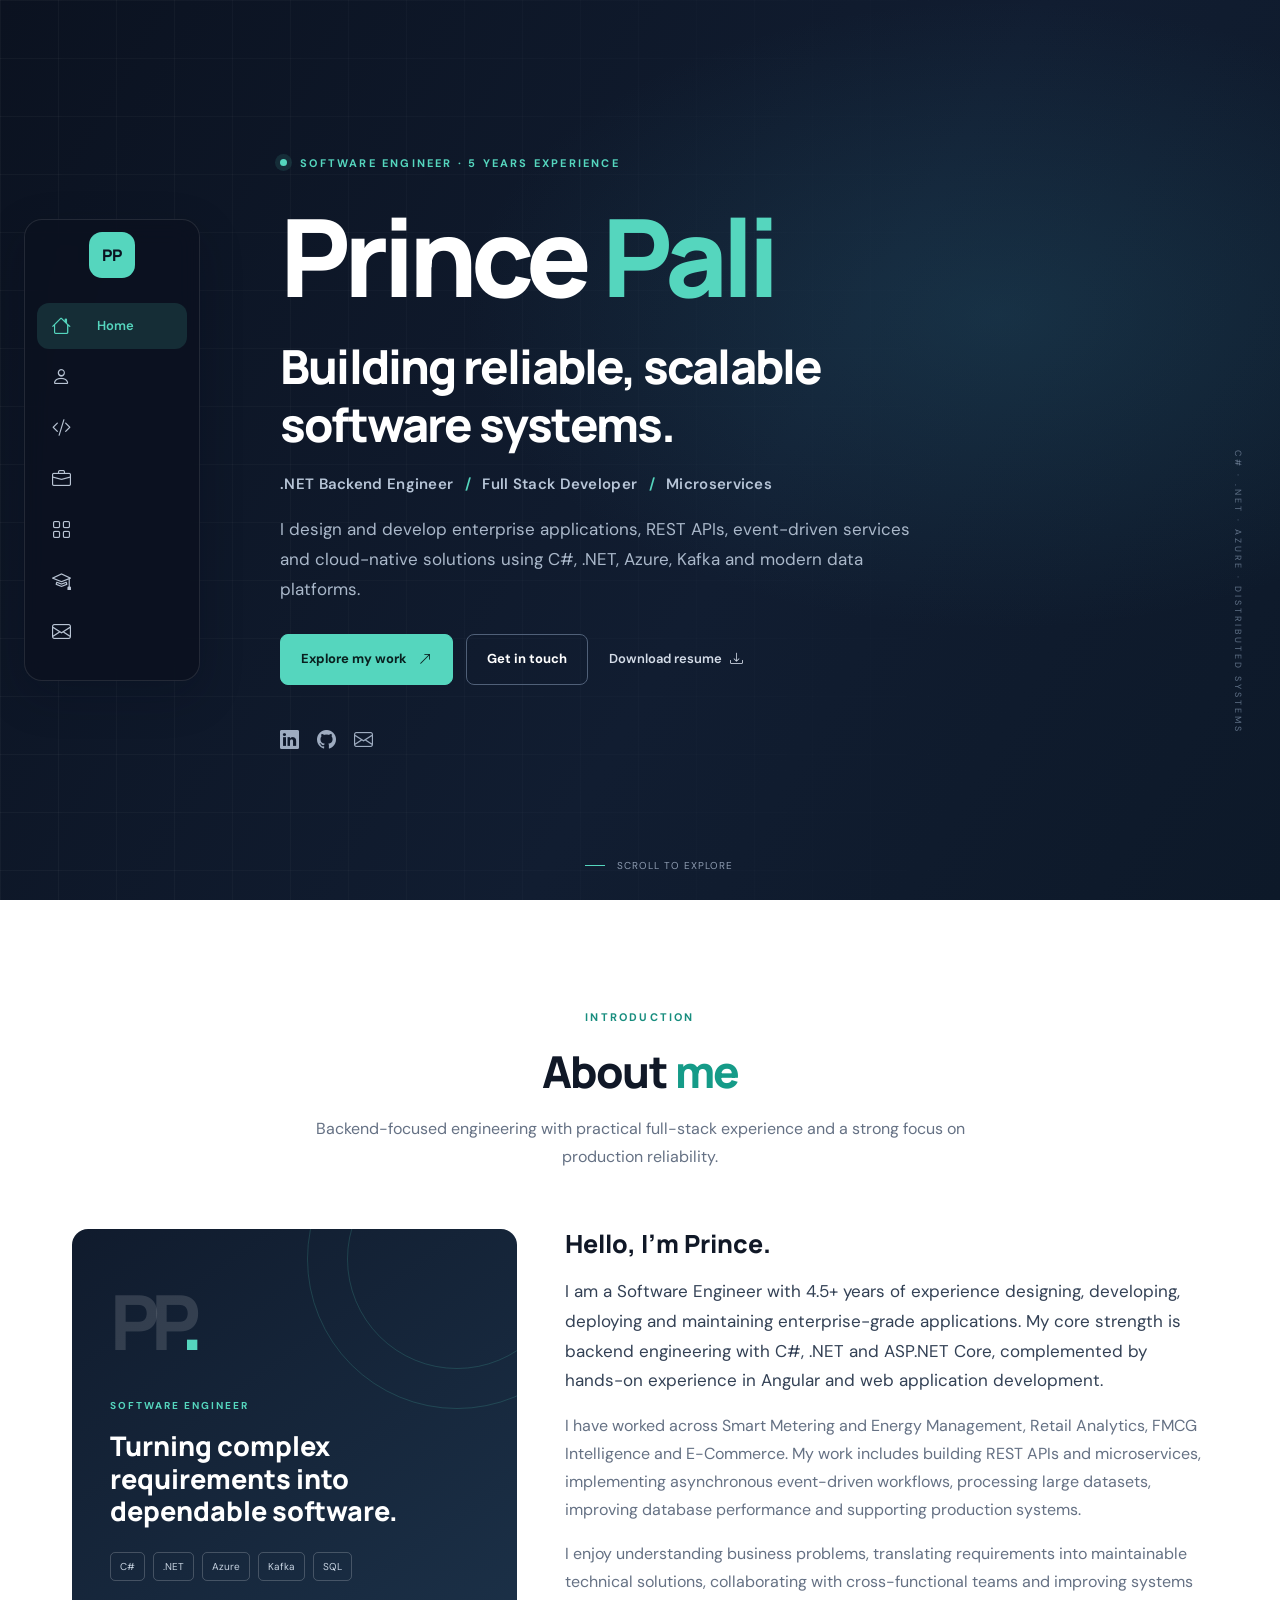
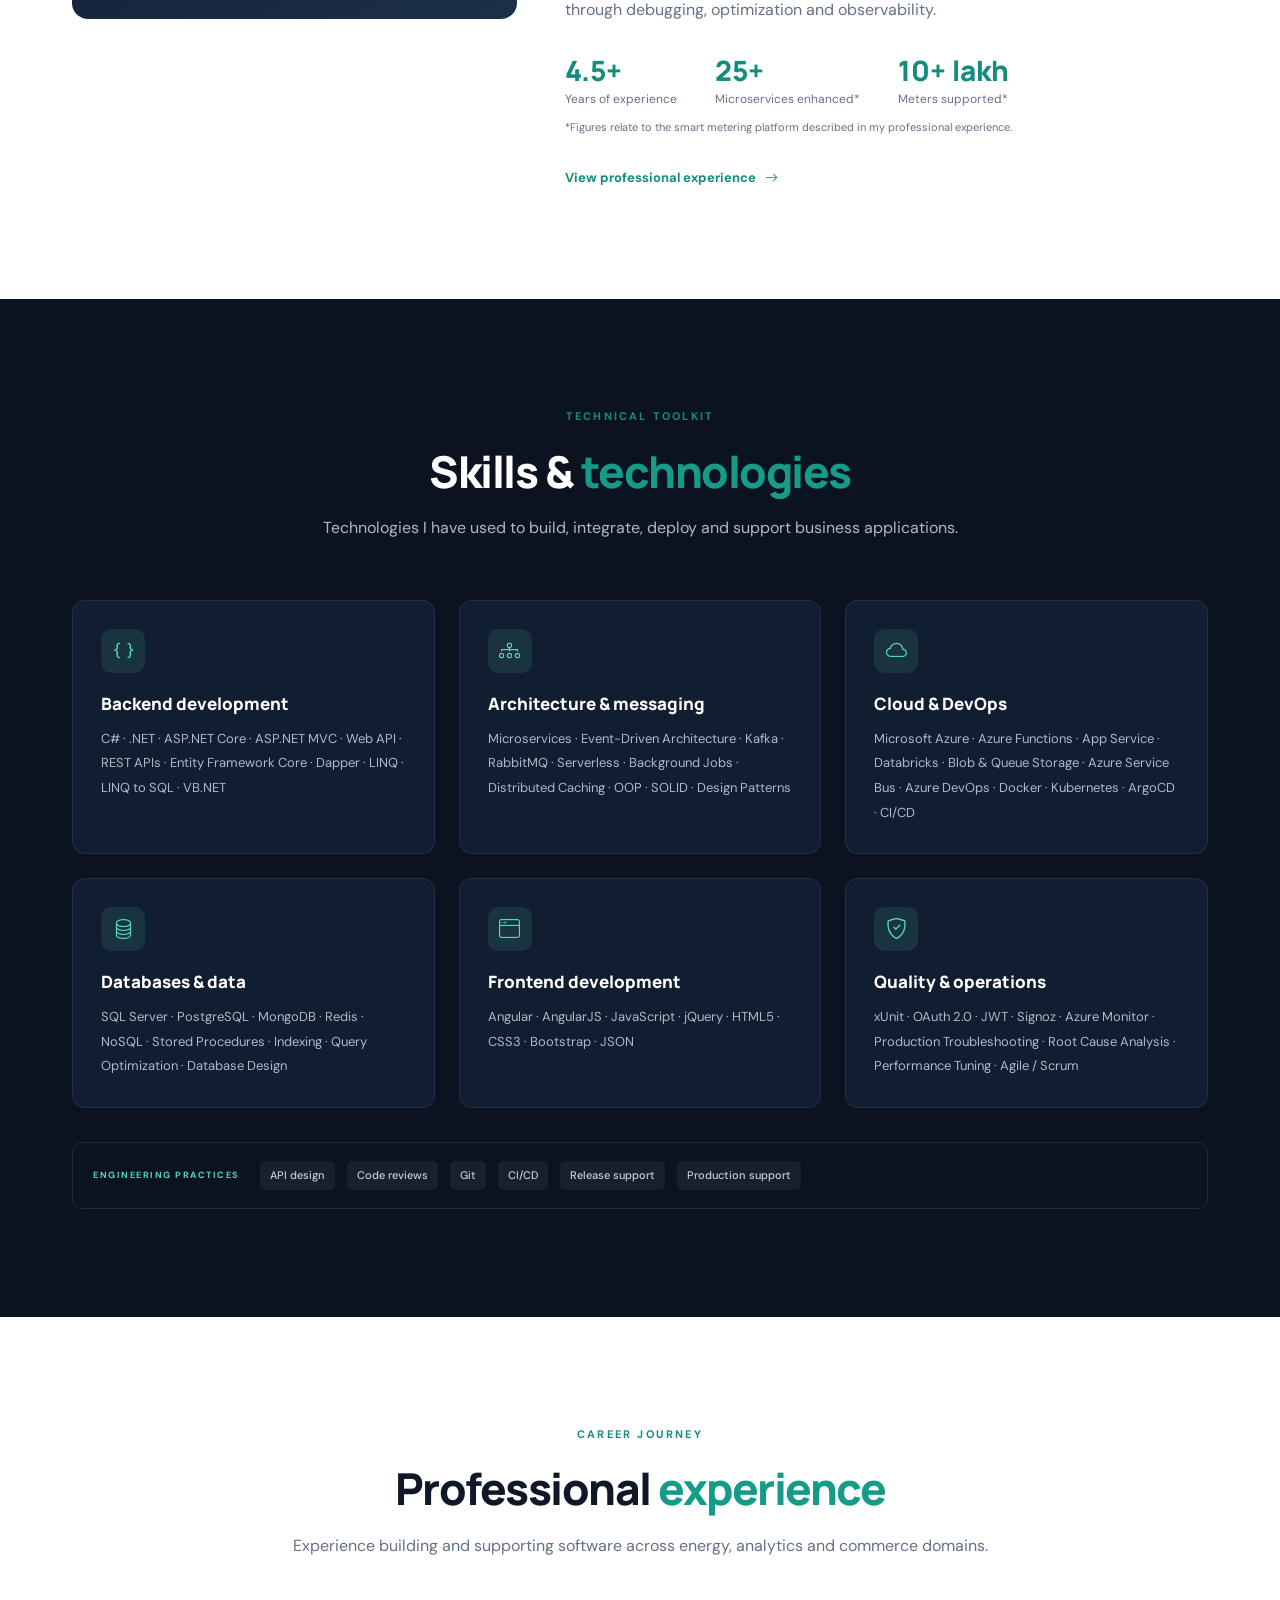
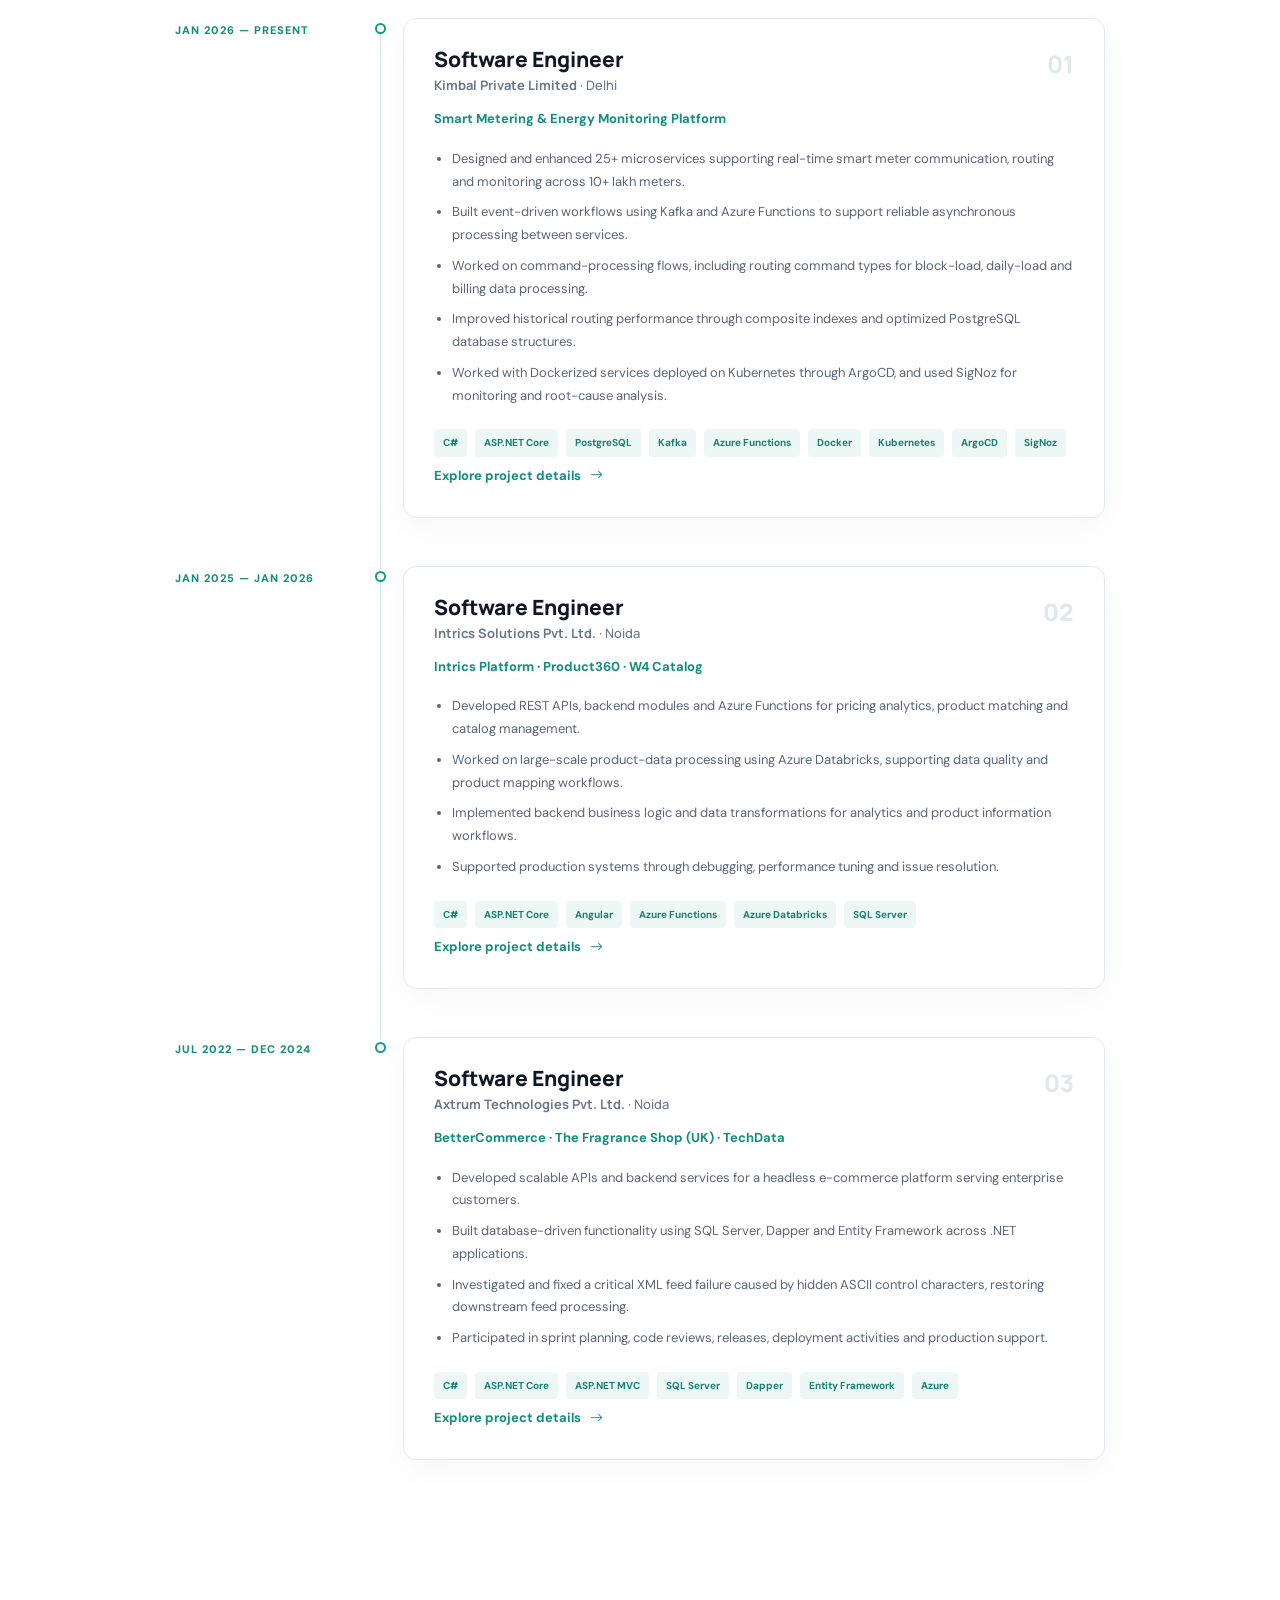
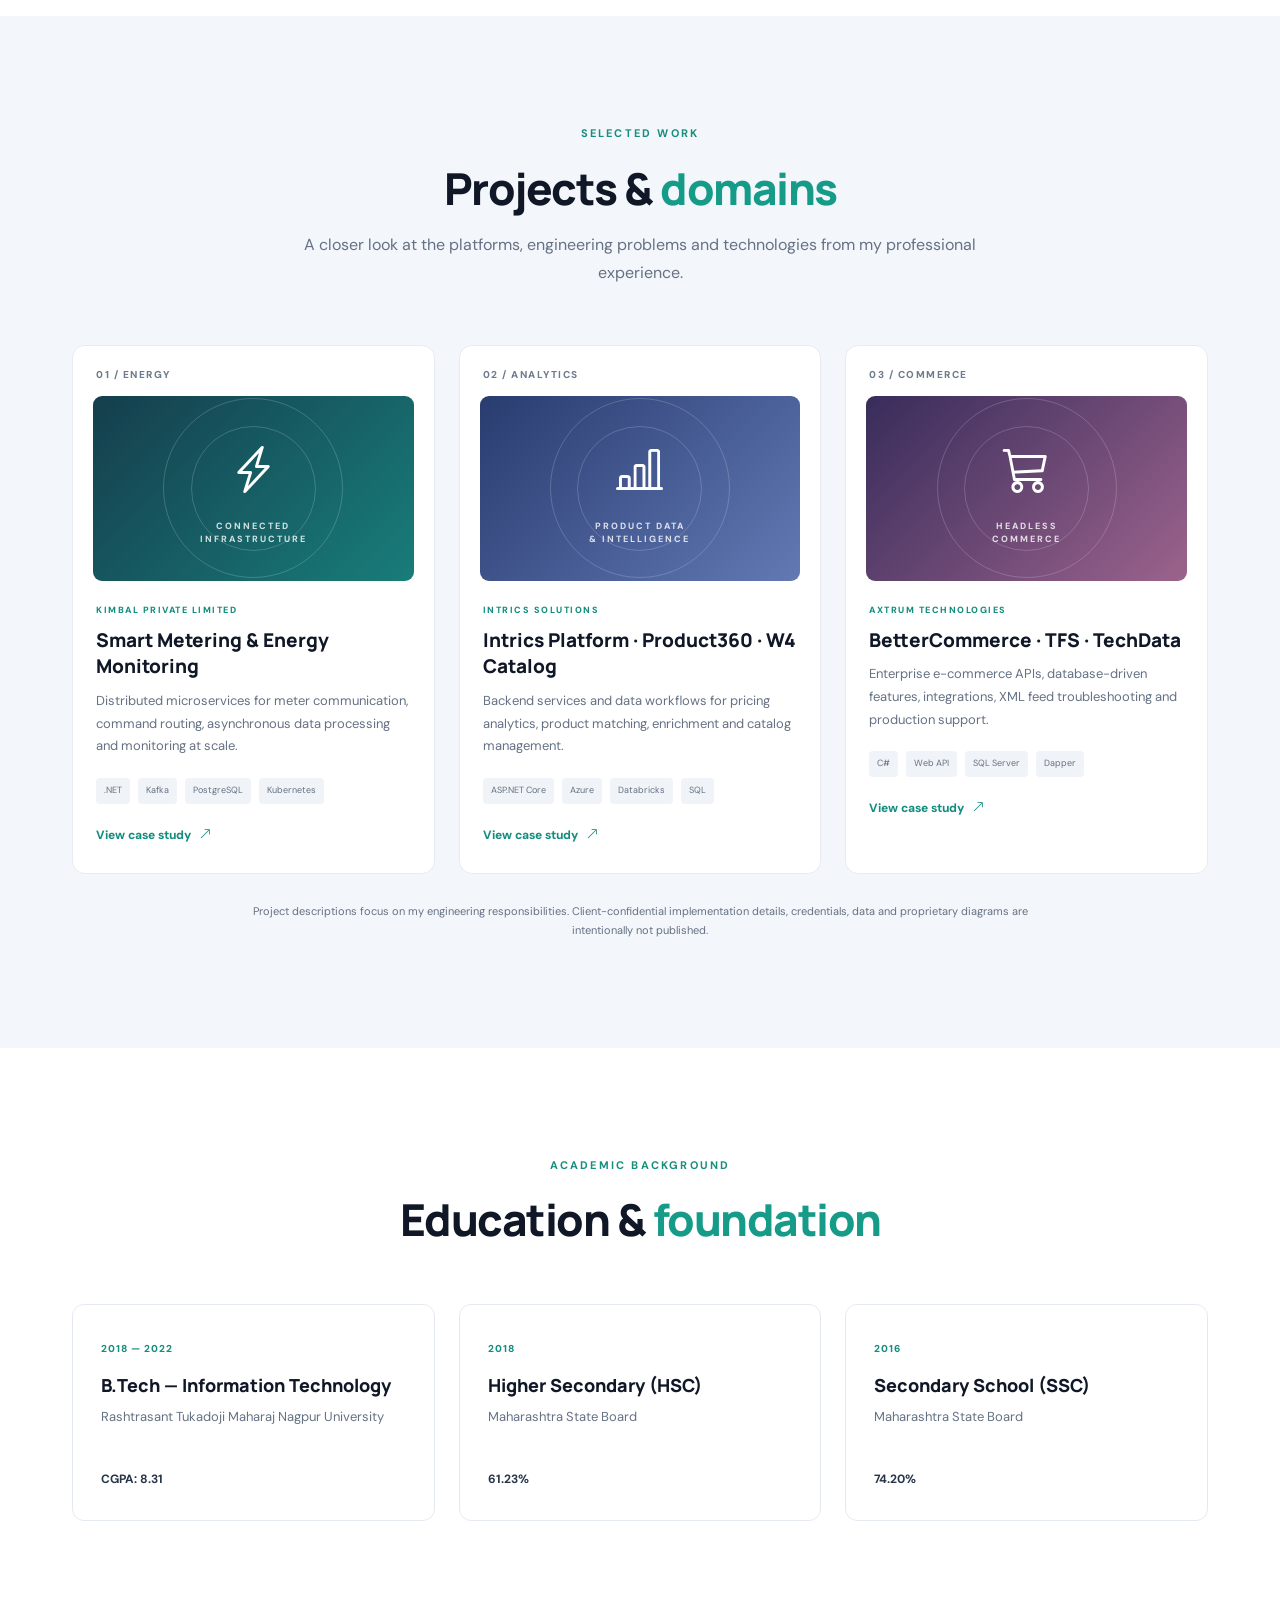
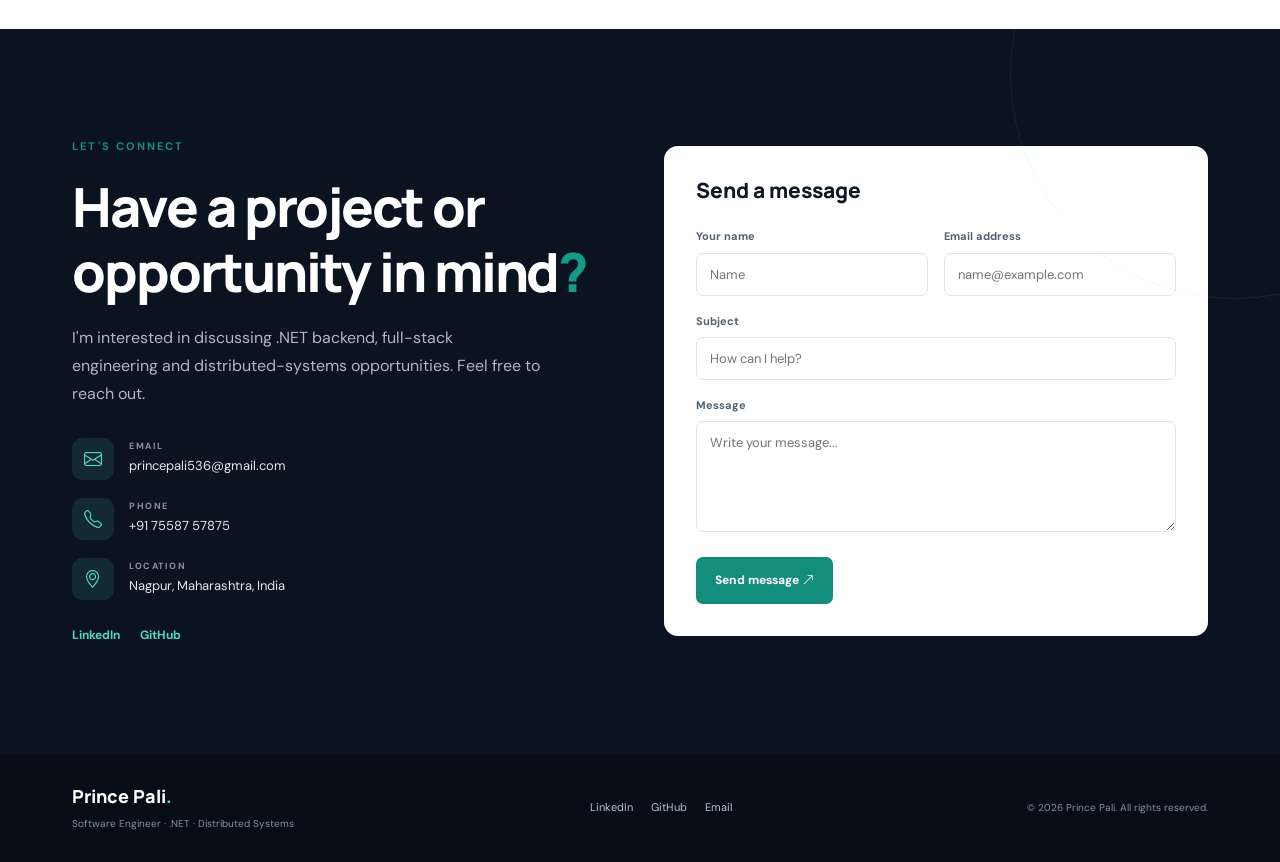
<file: index.html>
<!DOCTYPE html>
<html lang="en">
<head>
    <meta charset="utf-8">
    <meta name="viewport" content="width=device-width, initial-scale=1">
    <meta name="description" content="Prince Pali — Software Engineer with 4.5+ years of experience in C#, .NET, ASP.NET Core, microservices, Azure, Kafka, SQL, Angular and cloud-native platforms.">
    <meta name="keywords" content=".NET Developer, C#, ASP.NET Core, Microservices, Azure, Kafka, PostgreSQL, SQL Server, Angular, Software Engineer">
    <meta name="author" content="Prince Pali">
    <meta name="theme-color" content="#0b1220">
    <title>Prince Pali | .NET Backend & Full Stack Software Engineer</title>

    <link rel="icon" href="assets/img/favicon.png">
    <link rel="apple-touch-icon" href="assets/img/apple-touch-icon.png">
    <link rel="preconnect" href="https://fonts.googleapis.com">
    <link rel="preconnect" href="https://fonts.gstatic.com" crossorigin>
    <link href="https://fonts.googleapis.com/css2?family=DM+Sans:wght@400;500;600;700&family=Manrope:wght@400;500;600;700;800&display=swap" rel="stylesheet">
    <link href="assets/vendor/bootstrap/css/bootstrap.min.css" rel="stylesheet">
    <link href="assets/vendor/bootstrap-icons/bootstrap-icons.css" rel="stylesheet">
    <link href="assets/vendor/boxicons/css/boxicons.min.css" rel="stylesheet">
    <link href="assets/vendor/aos/aos.css" rel="stylesheet">
    <link href="assets/css/style.css" rel="stylesheet">
</head>
<body>
    <button class="mobile-nav-toggle d-lg-none" type="button" aria-label="Open navigation" aria-expanded="false">
        <i class="bi bi-list"></i>
    </button>

    <header id="header">
        <a class="brand" href="#hero" aria-label="Prince Pali home"><span>PP</span></a>
        <nav id="navbar" class="navbar nav-menu" aria-label="Main navigation">
            <ul>
                <li><a href="#hero" class="nav-link scrollto active"><i class="bi bi-house"></i><span>Home</span></a></li>
                <li><a href="#about" class="nav-link scrollto"><i class="bi bi-person"></i><span>About</span></a></li>
                <li><a href="#skills" class="nav-link scrollto"><i class="bi bi-code-slash"></i><span>Skills</span></a></li>
                <li><a href="#experience" class="nav-link scrollto"><i class="bi bi-briefcase"></i><span>Experience</span></a></li>
                <li><a href="#projects" class="nav-link scrollto"><i class="bi bi-grid"></i><span>Projects</span></a></li>
                <li><a href="#education" class="nav-link scrollto"><i class="bi bi-mortarboard"></i><span>Education</span></a></li>
                <li><a href="#contact" class="nav-link scrollto"><i class="bi bi-envelope"></i><span>Contact</span></a></li>
            </ul>
        </nav>
    </header>

    <main id="main">
        <section id="hero" class="hero">
            <div class="hero-grid"></div>
            <div class="container hero-content" data-aos="fade-up">
                <p class="eyebrow"><span class="status-dot"></span> SOFTWARE ENGINEER · 5 YEARS EXPERIENCE</p>
                <h1>Prince <span>Pali</span></h1>
                <h2>Building reliable, scalable<br class="d-none d-md-block"> software systems.</h2>
                <p class="hero-roles">.NET Backend Engineer <span>/</span> Full Stack Developer <span>/</span> Microservices</p>
                <p class="hero-summary">I design and develop enterprise applications, REST APIs, event-driven services and cloud-native solutions using C#, .NET, Azure, Kafka and modern data platforms.</p>
                <div class="hero-actions">
                    <a class="btn-primary-custom" href="#projects">Explore my work <i class="bi bi-arrow-up-right"></i></a>
                    <a class="btn-outline-custom" href="#contact">Get in touch</a>
                    <a class="text-link" href="assets/Resume/PrincePali_Dotnet_5yrs.docx" download>Download resume <i class="bi bi-download"></i></a>
                </div>
                <div class="hero-socials">
                    <a href="https://www.linkedin.com/in/princepali/" target="_blank" rel="noopener noreferrer" aria-label="LinkedIn"><i class="bi bi-linkedin"></i></a>
                    <a href="https://github.com/princepali" target="_blank" rel="noopener noreferrer" aria-label="GitHub"><i class="bi bi-github"></i></a>
                    <a href="mailto:princepali536@gmail.com" aria-label="Email"><i class="bi bi-envelope"></i></a>
                </div>
            </div>
            <div class="hero-side-note">C# · .NET · AZURE · DISTRIBUTED SYSTEMS</div>
            <a href="#about" class="scroll-cue" aria-label="Scroll to about"><span></span> Scroll to explore</a>
        </section>

        <section id="about" class="section section-light">
            <div class="container">
                <div class="section-heading" data-aos="fade-up">
                    <p class="eyebrow">INTRODUCTION</p>
                    <h2>About <span>me</span></h2>
                    <p>Backend-focused engineering with practical full-stack experience and a strong focus on production reliability.</p>
                </div>
                <div class="row align-items-start g-5">
                    <div class="col-lg-5" data-aos="fade-right">
                        <div class="about-card">
                            <div class="about-monogram">PP<span>.</span></div>
                            <p class="about-card-label">SOFTWARE ENGINEER</p>
                            <h3>Turning complex requirements into dependable software.</h3>
                            <div class="about-tags"><span>C#</span><span>.NET</span><span>Azure</span><span>Kafka</span><span>SQL</span></div>
                        </div>
                    </div>
                    <div class="col-lg-7" data-aos="fade-left">
                        <h3 class="content-title">Hello, I'm Prince.</h3>
                        <p class="lead-copy">I am a Software Engineer with 4.5+ years of experience designing, developing, deploying and maintaining enterprise-grade applications. My core strength is backend engineering with C#, .NET and ASP.NET Core, complemented by hands-on experience in Angular and web application development.</p>
                        <p>I have worked across Smart Metering and Energy Management, Retail Analytics, FMCG Intelligence and E-Commerce. My work includes building REST APIs and microservices, implementing asynchronous event-driven workflows, processing large datasets, improving database performance and supporting production systems.</p>
                        <p>I enjoy understanding business problems, translating requirements into maintainable technical solutions, collaborating with cross-functional teams and improving systems through debugging, optimization and observability.</p>
                        <div class="about-facts">
                            <div><strong>4.5+</strong><span>Years of experience</span></div>
                            <div><strong>25+</strong><span>Microservices enhanced*</span></div>
                            <div><strong>10+ lakh</strong><span>Meters supported*</span></div>
                        </div>
                        <p class="small-note">*Figures relate to the smart metering platform described in my professional experience.</p>
                        <a class="inline-link" href="#experience">View professional experience <i class="bi bi-arrow-right"></i></a>
                    </div>
                </div>
            </div>
        </section>

        <section id="skills" class="section section-dark">
            <div class="container">
                <div class="section-heading section-heading-dark" data-aos="fade-up">
                    <p class="eyebrow">TECHNICAL TOOLKIT</p>
                    <h2>Skills & <span>technologies</span></h2>
                    <p>Technologies I have used to build, integrate, deploy and support business applications.</p>
                </div>
                <div class="row g-4">
                    <div class="col-md-6 col-xl-4" data-aos="fade-up">
                        <div class="skill-card"><div class="skill-icon"><i class="bi bi-braces"></i></div><h3>Backend development</h3><p>C# · .NET · ASP.NET Core · ASP.NET MVC · Web API · REST APIs · Entity Framework Core · Dapper · LINQ · LINQ to SQL · VB.NET</p></div>
                    </div>
                    <div class="col-md-6 col-xl-4" data-aos="fade-up" data-aos-delay="60">
                        <div class="skill-card"><div class="skill-icon"><i class="bi bi-diagram-3"></i></div><h3>Architecture & messaging</h3><p>Microservices · Event-Driven Architecture · Kafka · RabbitMQ · Serverless · Background Jobs · Distributed Caching · OOP · SOLID · Design Patterns</p></div>
                    </div>
                    <div class="col-md-6 col-xl-4" data-aos="fade-up" data-aos-delay="120">
                        <div class="skill-card"><div class="skill-icon"><i class="bi bi-cloud"></i></div><h3>Cloud & DevOps</h3><p>Microsoft Azure · Azure Functions · App Service · Databricks · Blob & Queue Storage · Azure Service Bus · Azure DevOps · Docker · Kubernetes · ArgoCD · CI/CD</p></div>
                    </div>
                    <div class="col-md-6 col-xl-4" data-aos="fade-up">
                        <div class="skill-card"><div class="skill-icon"><i class="bi bi-database"></i></div><h3>Databases & data</h3><p>SQL Server · PostgreSQL · MongoDB · Redis · NoSQL · Stored Procedures · Indexing · Query Optimization · Database Design</p></div>
                    </div>
                    <div class="col-md-6 col-xl-4" data-aos="fade-up" data-aos-delay="60">
                        <div class="skill-card"><div class="skill-icon"><i class="bi bi-window"></i></div><h3>Frontend development</h3><p>Angular · AngularJS · JavaScript · jQuery · HTML5 · CSS3 · Bootstrap · JSON</p></div>
                    </div>
                    <div class="col-md-6 col-xl-4" data-aos="fade-up" data-aos-delay="120">
                        <div class="skill-card"><div class="skill-icon"><i class="bi bi-shield-check"></i></div><h3>Quality & operations</h3><p>xUnit · OAuth 2.0 · JWT · Signoz · Azure Monitor · Production Troubleshooting · Root Cause Analysis · Performance Tuning · Agile / Scrum</p></div>
                    </div>
                </div>
                <div class="tools-strip" data-aos="fade-up"><span>ENGINEERING PRACTICES</span><b>API design</b><b>Code reviews</b><b>Git</b><b>CI/CD</b><b>Release support</b><b>Production support</b></div>
            </div>
        </section>

        <section id="experience" class="section section-light">
            <div class="container">
                <div class="section-heading" data-aos="fade-up">
                    <p class="eyebrow">CAREER JOURNEY</p>
                    <h2>Professional <span>experience</span></h2>
                    <p>Experience building and supporting software across energy, analytics and commerce domains.</p>
                </div>
                <div class="timeline">
                    <article class="timeline-item" data-aos="fade-up">
                        <div class="timeline-date">JAN 2026 — PRESENT</div>
                        <div class="timeline-body">
                            <div class="timeline-top"><div><h3>Software Engineer</h3><h4>Kimbal Private Limited <span>· Delhi</span></h4></div><span class="timeline-index">01</span></div>
                            <p class="project-context">Smart Metering & Energy Monitoring Platform</p>
                            <ul>
                                <li>Designed and enhanced 25+ microservices supporting real-time smart meter communication, routing and monitoring across 10+ lakh meters.</li>
                                <li>Built event-driven workflows using Kafka and Azure Functions to support reliable asynchronous processing between services.</li>
                                <li>Worked on command-processing flows, including routing command types for block-load, daily-load and billing data processing.</li>
                                <li>Improved historical routing performance through composite indexes and optimized PostgreSQL database structures.</li>
                                <li>Worked with Dockerized services deployed on Kubernetes through ArgoCD, and used SigNoz for monitoring and root-cause analysis.</li>
                            </ul>
                            <div class="tech-list"><span>C#</span><span>ASP.NET Core</span><span>PostgreSQL</span><span>Kafka</span><span>Azure Functions</span><span>Docker</span><span>Kubernetes</span><span>ArgoCD</span><span>SigNoz</span></div>
                            <a class="inline-link" href="portfolio-details.html#kimbal">Explore project details <i class="bi bi-arrow-right"></i></a>
                        </div>
                    </article>
                    <article class="timeline-item" data-aos="fade-up">
                        <div class="timeline-date">JAN 2025 — JAN 2026</div>
                        <div class="timeline-body">
                            <div class="timeline-top"><div><h3>Software Engineer</h3><h4>Intrics Solutions Pvt. Ltd. <span>· Noida</span></h4></div><span class="timeline-index">02</span></div>
                            <p class="project-context">Intrics Platform · Product360 · W4 Catalog</p>
                            <ul>
                                <li>Developed REST APIs, backend modules and Azure Functions for pricing analytics, product matching and catalog management.</li>
                                <li>Worked on large-scale product-data processing using Azure Databricks, supporting data quality and product mapping workflows.</li>
                                <li>Implemented backend business logic and data transformations for analytics and product information workflows.</li>
                                <li>Supported production systems through debugging, performance tuning and issue resolution.</li>
                            </ul>
                            <div class="tech-list"><span>C#</span><span>ASP.NET Core</span><span>Angular</span><span>Azure Functions</span><span>Azure Databricks</span><span>SQL Server</span></div>
                            <a class="inline-link" href="portfolio-details.html#intrics">Explore project details <i class="bi bi-arrow-right"></i></a>
                        </div>
                    </article>
                    <article class="timeline-item" data-aos="fade-up">
                        <div class="timeline-date">JUL 2022 — DEC 2024</div>
                        <div class="timeline-body">
                            <div class="timeline-top"><div><h3>Software Engineer</h3><h4>Axtrum Technologies Pvt. Ltd. <span>· Noida</span></h4></div><span class="timeline-index">03</span></div>
                            <p class="project-context">BetterCommerce · The Fragrance Shop (UK) · TechData</p>
                            <ul>
                                <li>Developed scalable APIs and backend services for a headless e-commerce platform serving enterprise customers.</li>
                                <li>Built database-driven functionality using SQL Server, Dapper and Entity Framework across .NET applications.</li>
                                <li>Investigated and fixed a critical XML feed failure caused by hidden ASCII control characters, restoring downstream feed processing.</li>
                                <li>Participated in sprint planning, code reviews, releases, deployment activities and production support.</li>
                            </ul>
                            <div class="tech-list"><span>C#</span><span>ASP.NET Core</span><span>ASP.NET MVC</span><span>SQL Server</span><span>Dapper</span><span>Entity Framework</span><span>Azure</span></div>
                            <a class="inline-link" href="portfolio-details.html#axtrum">Explore project details <i class="bi bi-arrow-right"></i></a>
                        </div>
                    </article>
                </div>
            </div>
        </section>

        <section id="projects" class="section section-muted">
            <div class="container">
                <div class="section-heading" data-aos="fade-up">
                    <p class="eyebrow">SELECTED WORK</p>
                    <h2>Projects & <span>domains</span></h2>
                    <p>A closer look at the platforms, engineering problems and technologies from my professional experience.</p>
                </div>
                <div class="row g-4">
                    <div class="col-lg-4" data-aos="fade-up">
                        <article class="project-card project-card-featured">
                            <div class="project-number">01 / ENERGY</div><div class="project-art art-energy"><i class="bi bi-lightning-charge"></i><span>CONNECTED<br>INFRASTRUCTURE</span></div>
                            <div class="project-card-body"><p class="project-company">KIMBAL PRIVATE LIMITED</p><h3>Smart Metering & Energy Monitoring</h3><p>Distributed microservices for meter communication, command routing, asynchronous data processing and monitoring at scale.</p><div class="project-tags"><span>.NET</span><span>Kafka</span><span>PostgreSQL</span><span>Kubernetes</span></div><a href="portfolio-details.html#kimbal" class="project-link">View case study <i class="bi bi-arrow-up-right"></i></a></div>
                        </article>
                    </div>
                    <div class="col-lg-4" data-aos="fade-up" data-aos-delay="80">
                        <article class="project-card">
                            <div class="project-number">02 / ANALYTICS</div><div class="project-art art-analytics"><i class="bi bi-bar-chart-line"></i><span>PRODUCT DATA<br>& INTELLIGENCE</span></div>
                            <div class="project-card-body"><p class="project-company">INTRICS SOLUTIONS</p><h3>Intrics Platform · Product360 · W4 Catalog</h3><p>Backend services and data workflows for pricing analytics, product matching, enrichment and catalog management.</p><div class="project-tags"><span>ASP.NET Core</span><span>Azure</span><span>Databricks</span><span>SQL</span></div><a href="portfolio-details.html#intrics" class="project-link">View case study <i class="bi bi-arrow-up-right"></i></a></div>
                        </article>
                    </div>
                    <div class="col-lg-4" data-aos="fade-up" data-aos-delay="160">
                        <article class="project-card">
                            <div class="project-number">03 / COMMERCE</div><div class="project-art art-commerce"><i class="bi bi-cart3"></i><span>HEADLESS<br>COMMERCE</span></div>
                            <div class="project-card-body"><p class="project-company">AXTRUM TECHNOLOGIES</p><h3>BetterCommerce · TFS · TechData</h3><p>Enterprise e-commerce APIs, database-driven features, integrations, XML feed troubleshooting and production support.</p><div class="project-tags"><span>C#</span><span>Web API</span><span>SQL Server</span><span>Dapper</span></div><a href="portfolio-details.html#axtrum" class="project-link">View case study <i class="bi bi-arrow-up-right"></i></a></div>
                        </article>
                    </div>
                </div>
                <p class="project-disclaimer">Project descriptions focus on my engineering responsibilities. Client-confidential implementation details, credentials, data and proprietary diagrams are intentionally not published.</p>
            </div>
        </section>

        <section id="education" class="section section-light">
            <div class="container">
                <div class="section-heading" data-aos="fade-up"><p class="eyebrow">ACADEMIC BACKGROUND</p><h2>Education & <span>foundation</span></h2></div>
                <div class="row g-4">
                    <div class="col-lg-4" data-aos="fade-up"><div class="education-card"><span>2018 — 2022</span><h3>B.Tech — Information Technology</h3><p>Rashtrasant Tukadoji Maharaj Nagpur University</p><strong>CGPA: 8.31</strong></div></div>
                    <div class="col-lg-4" data-aos="fade-up" data-aos-delay="70"><div class="education-card"><span>2018</span><h3>Higher Secondary (HSC)</h3><p>Maharashtra State Board</p><strong>61.23%</strong></div></div>
                    <div class="col-lg-4" data-aos="fade-up" data-aos-delay="140"><div class="education-card"><span>2016</span><h3>Secondary School (SSC)</h3><p>Maharashtra State Board</p><strong>74.20%</strong></div></div>
                </div>
            </div>
        </section>

        <section id="contact" class="section section-dark contact-section">
            <div class="container">
                <div class="row g-5 align-items-center">
                    <div class="col-lg-6" data-aos="fade-right">
                        <p class="eyebrow">LET'S CONNECT</p><h2 class="contact-title">Have a project or<br>opportunity in mind<span>?</span></h2>
                        <p class="contact-copy">I'm interested in discussing .NET backend, full-stack engineering and distributed-systems opportunities. Feel free to reach out.</p>
                        <div class="contact-method"><i class="bi bi-envelope"></i><div><small>EMAIL</small><a href="mailto:princepali536@gmail.com">princepali536@gmail.com</a></div></div>
                        <div class="contact-method"><i class="bi bi-telephone"></i><div><small>PHONE</small><a href="tel:+917558757875">+91 75587 57875</a></div></div>
                        <div class="contact-method"><i class="bi bi-geo-alt"></i><div><small>LOCATION</small><span>Nagpur, Maharashtra, India</span></div></div>
                        <div class="contact-social"><a href="https://www.linkedin.com/in/princepali/" target="_blank" rel="noopener">LinkedIn</a><a href="https://github.com/princepali" target="_blank" rel="noopener">GitHub</a></div>
                    </div>
                    <div class="col-lg-6" data-aos="fade-left">
                        <form action="https://formcarry.com/s/ZtoCKhNSGN" method="POST" class="contact-form" accept-charset="UTF-8">
                            <h3>Send a message</h3>
                            <div class="row g-3">
                                <div class="col-md-6"><label for="name">Your name</label><input id="name" name="name" type="text" placeholder="Name" required></div>
                                <div class="col-md-6"><label for="email">Email address</label><input id="email" name="email" type="email" placeholder="name@example.com" required></div>
                                <div class="col-12"><label for="subject">Subject</label><input id="subject" name="subject" type="text" placeholder="How can I help?" required></div>
                                <div class="col-12"><label for="message">Message</label><textarea id="message" name="message" rows="5" placeholder="Write your message..." required></textarea></div>
                                <input type="hidden" name="_gotcha">
                                <div class="col-12"><button type="submit">Send message <i class="bi bi-arrow-up-right"></i></button></div>
                            </div>
                        </form>
                    </div>
                </div>
            </div>
        </section>
    </main>

    <footer class="site-footer"><div class="container d-flex flex-column flex-md-row justify-content-between align-items-center gap-3"><div><strong>Prince Pali<span>.</span></strong><p>Software Engineer · .NET · Distributed Systems</p></div><div class="footer-links"><a href="https://www.linkedin.com/in/princepali/" target="_blank" rel="noopener">LinkedIn</a><a href="https://github.com/princepali" target="_blank" rel="noopener">GitHub</a><a href="mailto:princepali536@gmail.com">Email</a></div><small>© <span id="year"></span> Prince Pali. All rights reserved.</small></div></footer>

    <a href="#" class="back-to-top" aria-label="Back to top"><i class="bi bi-arrow-up"></i></a>
    <!-- Vendor JS Files -->
    <script src="assets/vendor/bootstrap/js/bootstrap.bundle.min.js"></script>
    <script src="assets/vendor/php-email-form/validate.js"></script>
    <script src="assets/vendor/aos/aos.js"></script>
    <script src="assets/vendor/typed.js/typed.umd.js"></script>
    <script src="assets/vendor/purecounter/purecounter_vanilla.js"></script>
    <script src="assets/vendor/waypoints/noframework.waypoints.js"></script>
    <script src="assets/vendor/glightbox/js/glightbox.min.js"></script>
    <script src="assets/vendor/imagesloaded/imagesloaded.pkgd.min.js"></script>
    <script src="assets/vendor/isotope-layout/isotope.pkgd.min.js"></script>
    <script src="assets/vendor/swiper/swiper-bundle.min.js"></script>
    <script src="assets/js/main.js"></script>
    <script>
document.getElementById('year').textContent = new Date().getFullYear();
    const toggle = document.querySelector('.mobile-nav-toggle');
    const header = document.getElementById('header');
    toggle.addEventListener('click', () => {
      header.classList.toggle('mobile-nav-open');
      const expanded = header.classList.contains('mobile-nav-open');
      toggle.setAttribute('aria-expanded', expanded);
      toggle.innerHTML = expanded ? '<i class="bi bi-x-lg"></i>' : '<i class="bi bi-list"></i>';
    });
    document.querySelectorAll('#navbar a').forEach(link => link.addEventListener('click', () => {
      header.classList.remove('mobile-nav-open');
      toggle.setAttribute('aria-expanded', 'false');
      toggle.innerHTML = '<i class="bi bi-list"></i>';
    }));
    if (window.AOS) AOS.init({ duration: 650, once: true, offset: 60 });
    const sections = document.querySelectorAll('main section[id]');
    const navLinks = document.querySelectorAll('#navbar .nav-link');
    window.addEventListener('scroll', () => {
      let current = 'hero';
      sections.forEach(section => { if (window.scrollY >= section.offsetTop - 180) current = section.id; });
      navLinks.forEach(link => link.classList.toggle('active', link.getAttribute('href') === '#' + current));
      document.querySelector('.back-to-top').classList.toggle('active', window.scrollY > 500);
    });</script>
</body>
</html>
</file>
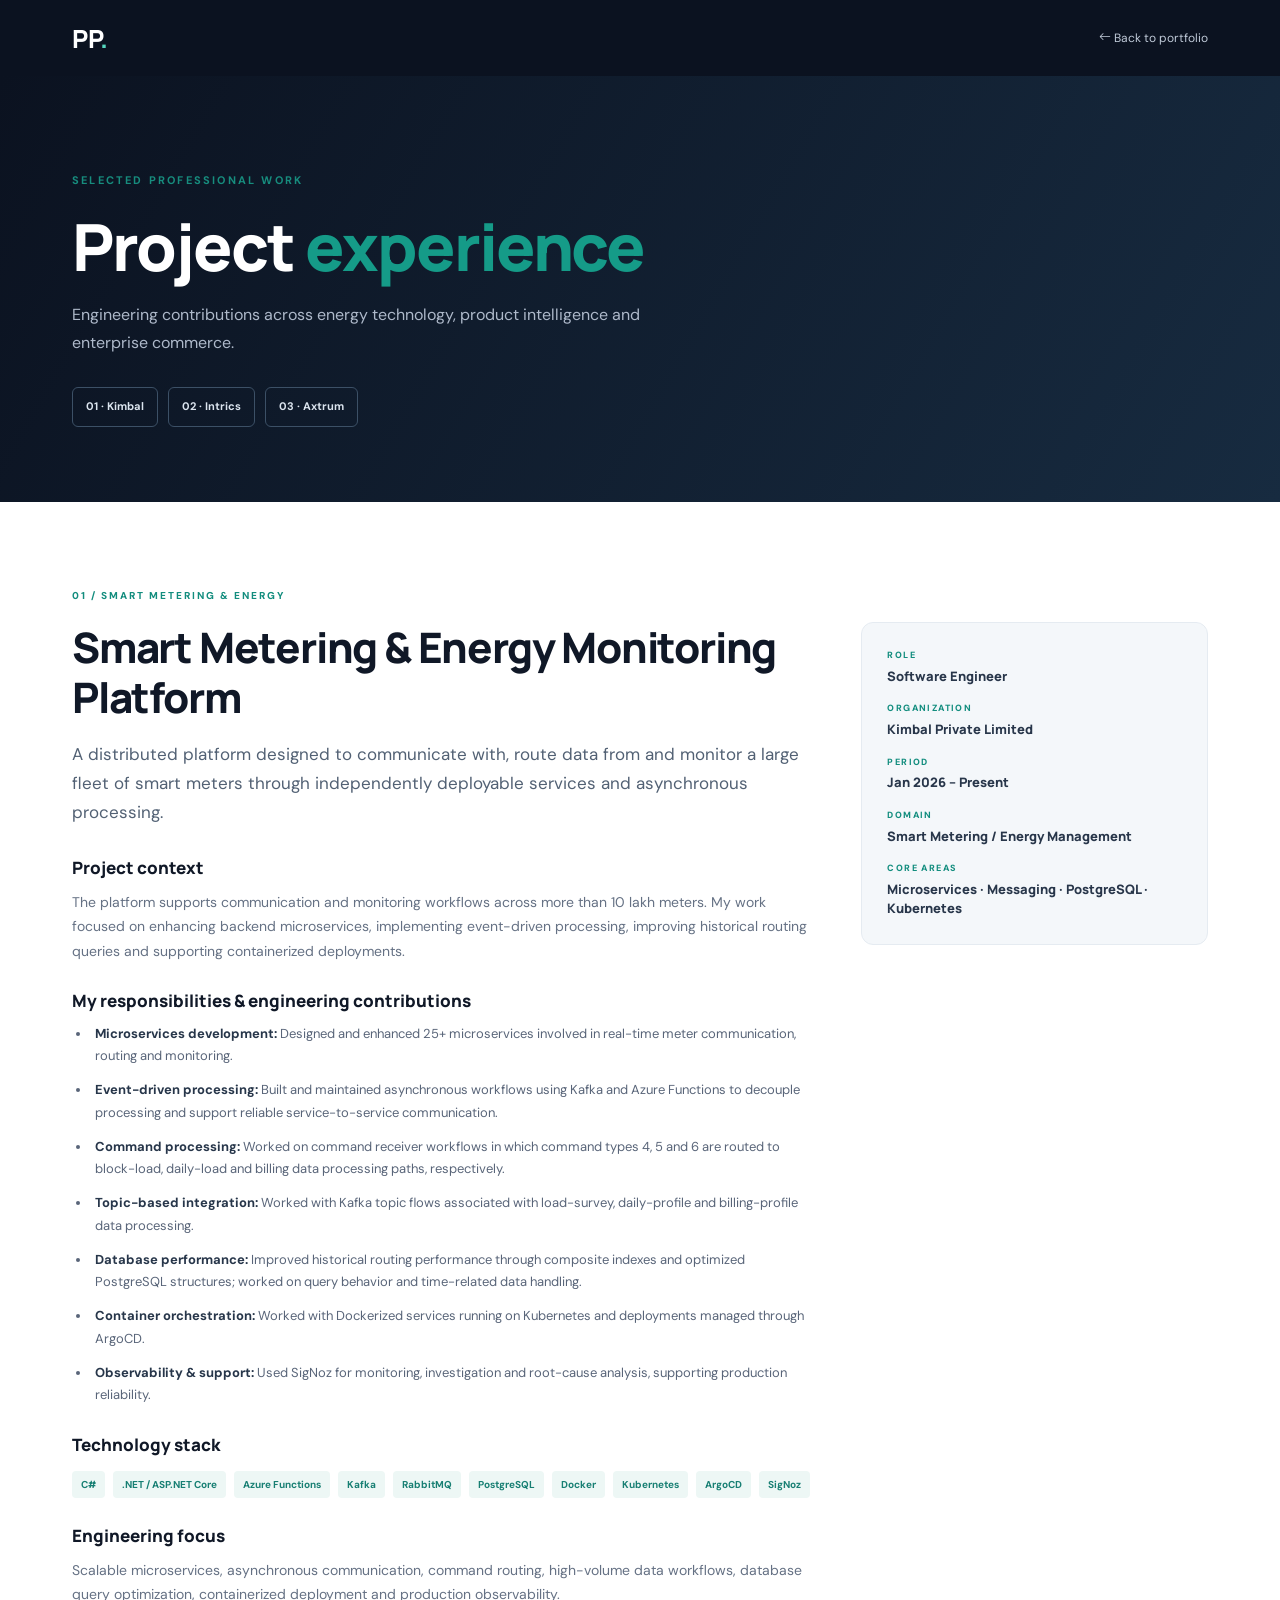
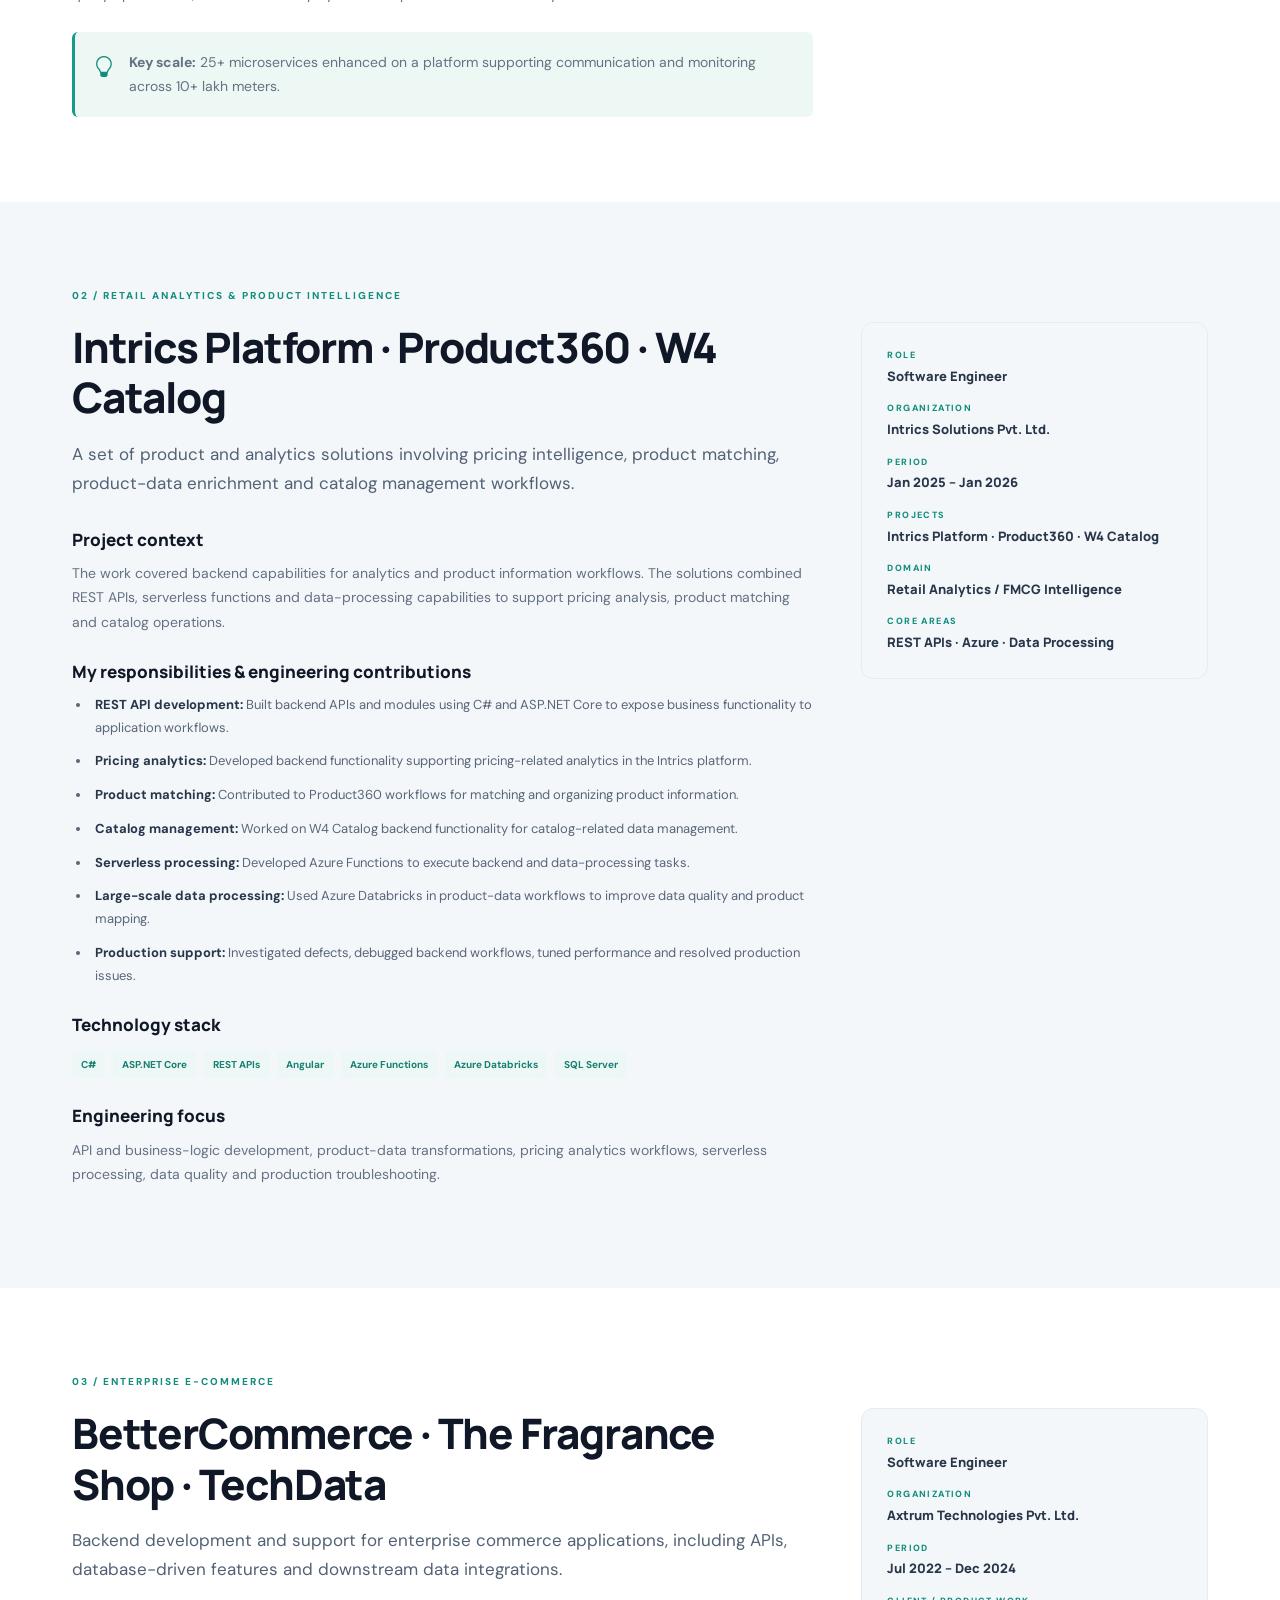
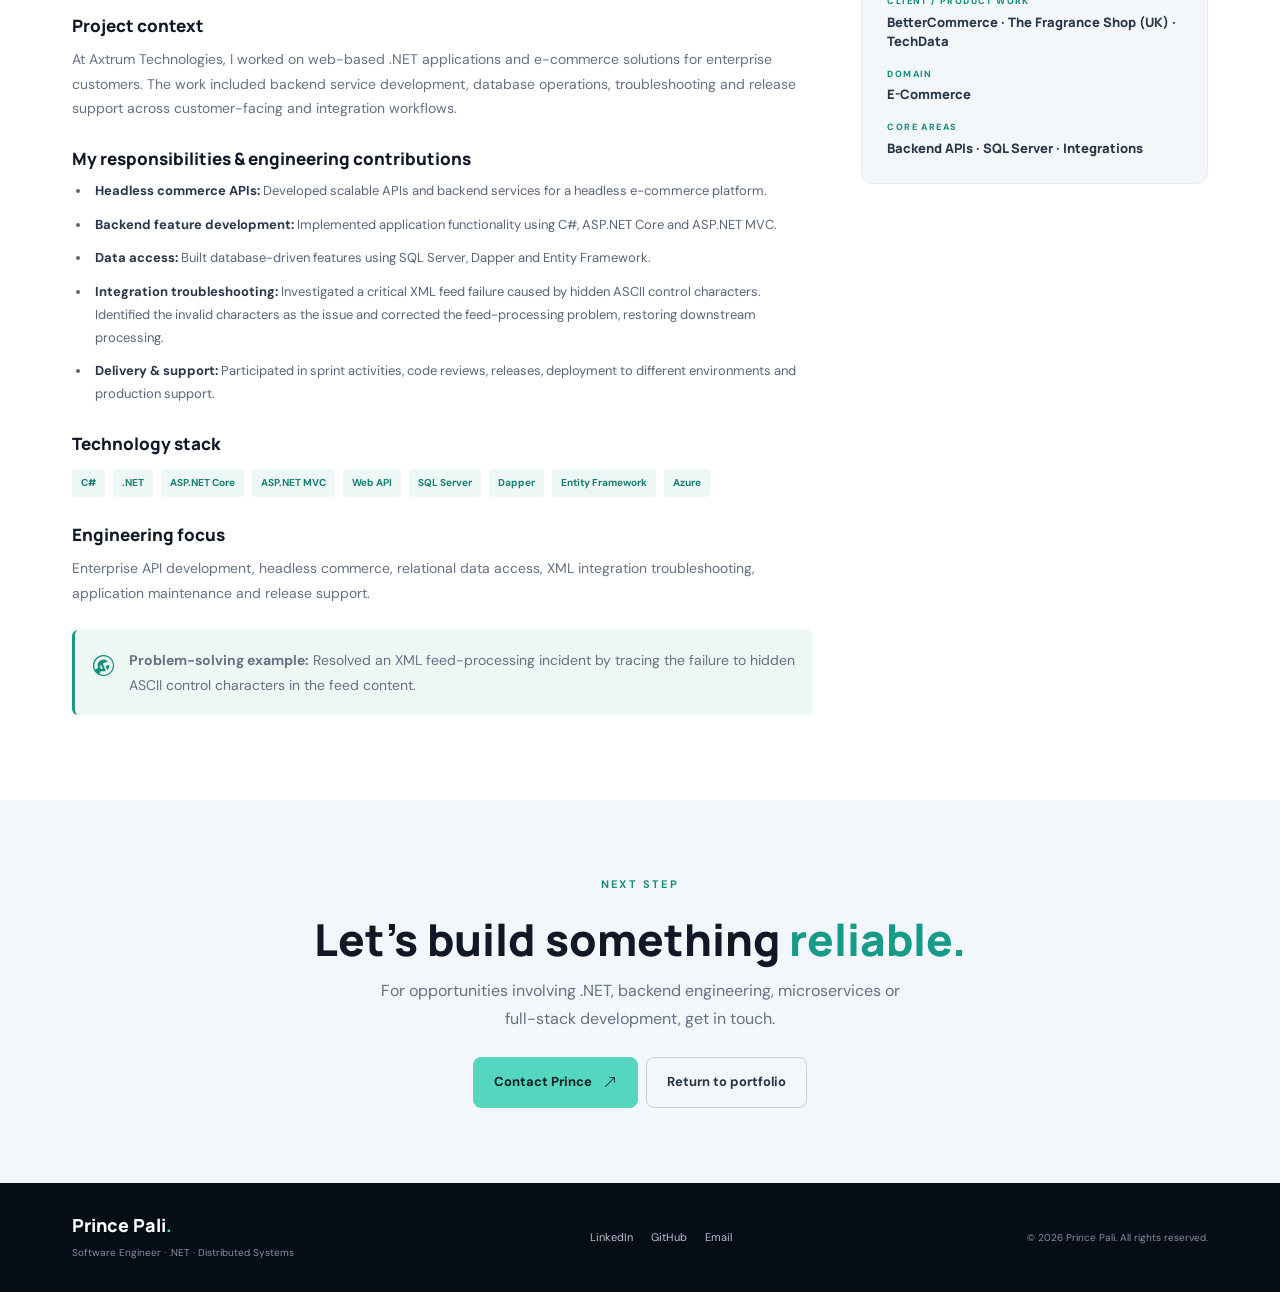
<file: portfolio-details.html>
<!DOCTYPE html>
<html lang="en">
<head>
    <meta charset="utf-8">
    <meta name="viewport" content="width=device-width, initial-scale=1">
    <meta name="description" content="Detailed professional project experience of Prince Pali across smart metering, product analytics and enterprise e-commerce platforms.">
    <meta name="author" content="Prince Pali">
    <title>Project Experience | Prince Pali</title>
    <link rel="preconnect" href="https://fonts.googleapis.com">
    <link rel="preconnect" href="https://fonts.gstatic.com" crossorigin>
    <link href="https://fonts.googleapis.com/css2?family=DM+Sans:wght@400;500;600;700&family=Manrope:wght@400;500;600;700;800&display=swap" rel="stylesheet">
    <link href="assets/vendor/bootstrap/css/bootstrap.min.css" rel="stylesheet">
    <link href="assets/vendor/bootstrap-icons/bootstrap-icons.css" rel="stylesheet">
    <link href="assets/vendor/aos/aos.css" rel="stylesheet">
    <link href="assets/css/style.css" rel="stylesheet">
</head>
<body class="details-page">
    <header class="details-header"><div class="container d-flex justify-content-between align-items-center"><a href="index.html" class="details-brand">PP<span>.</span></a><a href="index.html#projects" class="back-link"><i class="bi bi-arrow-left"></i> Back to portfolio</a></div></header>
    <main>
        <section class="details-hero"><div class="container"><p class="eyebrow">SELECTED PROFESSIONAL WORK</p><h1>Project <span>experience</span></h1><p>Engineering contributions across energy technology, product intelligence and enterprise commerce.</p><div class="details-jump"><a href="#kimbal">01 · Kimbal</a><a href="#intrics">02 · Intrics</a><a href="#axtrum">03 · Axtrum</a></div></div></section>

        <section id="kimbal" class="case-study">
            <div class="container">
                <div class="case-kicker">01 / SMART METERING & ENERGY</div><div class="row g-5">
                    <div class="col-lg-8">
                        <h2>Smart Metering & Energy Monitoring Platform</h2><p class="case-lead">A distributed platform designed to communicate with, route data from and monitor a large fleet of smart meters through independently deployable services and asynchronous processing.</p>
                        <h3>Project context</h3><p>The platform supports communication and monitoring workflows across more than 10 lakh meters. My work focused on enhancing backend microservices, implementing event-driven processing, improving historical routing queries and supporting containerized deployments.</p>
                        <h3>My responsibilities & engineering contributions</h3><ul class="case-list">
                            <li><strong>Microservices development:</strong> Designed and enhanced 25+ microservices involved in real-time meter communication, routing and monitoring.</li>
                            <li><strong>Event-driven processing:</strong> Built and maintained asynchronous workflows using Kafka and Azure Functions to decouple processing and support reliable service-to-service communication.</li>
                            <li><strong>Command processing:</strong> Worked on command receiver workflows in which command types 4, 5 and 6 are routed to block-load, daily-load and billing data processing paths, respectively.</li>
                            <li><strong>Topic-based integration:</strong> Worked with Kafka topic flows associated with load-survey, daily-profile and billing-profile data processing.</li>
                            <li><strong>Database performance:</strong> Improved historical routing performance through composite indexes and optimized PostgreSQL structures; worked on query behavior and time-related data handling.</li>
                            <li><strong>Container orchestration:</strong> Worked with Dockerized services running on Kubernetes and deployments managed through ArgoCD.</li>
                            <li><strong>Observability & support:</strong> Used SigNoz for monitoring, investigation and root-cause analysis, supporting production reliability.</li>
                        </ul>
                        <h3>Technology stack</h3><div class="case-tech"><span>C#</span><span>.NET / ASP.NET Core</span><span>Azure Functions</span><span>Kafka</span><span>RabbitMQ</span><span>PostgreSQL</span><span>Docker</span><span>Kubernetes</span><span>ArgoCD</span><span>SigNoz</span></div>
                        <h3>Engineering focus</h3><p>Scalable microservices, asynchronous communication, command routing, high-volume data workflows, database query optimization, containerized deployment and production observability.</p>
                        <div class="case-callout"><i class="bi bi-lightbulb"></i><p><strong>Key scale:</strong> 25+ microservices enhanced on a platform supporting communication and monitoring across 10+ lakh meters.</p></div>
                    </div><aside class="col-lg-4"><div class="case-sidebar"><p>ROLE</p><h4>Software Engineer</h4><p>ORGANIZATION</p><h4>Kimbal Private Limited</h4><p>PERIOD</p><h4>Jan 2026 – Present</h4><p>DOMAIN</p><h4>Smart Metering / Energy Management</h4><p>CORE AREAS</p><h4>Microservices · Messaging · PostgreSQL · Kubernetes</h4></div></aside>
                </div>
            </div>
        </section>

        <section id="intrics" class="case-study case-study-alt">
            <div class="container">
                <div class="case-kicker">02 / RETAIL ANALYTICS & PRODUCT INTELLIGENCE</div><div class="row g-5">
                    <div class="col-lg-8">
                        <h2>Intrics Platform · Product360 · W4 Catalog</h2><p class="case-lead">A set of product and analytics solutions involving pricing intelligence, product matching, product-data enrichment and catalog management workflows.</p>
                        <h3>Project context</h3><p>The work covered backend capabilities for analytics and product information workflows. The solutions combined REST APIs, serverless functions and data-processing capabilities to support pricing analysis, product matching and catalog operations.</p>
                        <h3>My responsibilities & engineering contributions</h3><ul class="case-list">
                            <li><strong>REST API development:</strong> Built backend APIs and modules using C# and ASP.NET Core to expose business functionality to application workflows.</li>
                            <li><strong>Pricing analytics:</strong> Developed backend functionality supporting pricing-related analytics in the Intrics platform.</li>
                            <li><strong>Product matching:</strong> Contributed to Product360 workflows for matching and organizing product information.</li>
                            <li><strong>Catalog management:</strong> Worked on W4 Catalog backend functionality for catalog-related data management.</li>
                            <li><strong>Serverless processing:</strong> Developed Azure Functions to execute backend and data-processing tasks.</li>
                            <li><strong>Large-scale data processing:</strong> Used Azure Databricks in product-data workflows to improve data quality and product mapping.</li>
                            <li><strong>Production support:</strong> Investigated defects, debugged backend workflows, tuned performance and resolved production issues.</li>
                        </ul>
                        <h3>Technology stack</h3><div class="case-tech"><span>C#</span><span>ASP.NET Core</span><span>REST APIs</span><span>Angular</span><span>Azure Functions</span><span>Azure Databricks</span><span>SQL Server</span></div>
                        <h3>Engineering focus</h3><p>API and business-logic development, product-data transformations, pricing analytics workflows, serverless processing, data quality and production troubleshooting.</p>
                    </div><aside class="col-lg-4"><div class="case-sidebar"><p>ROLE</p><h4>Software Engineer</h4><p>ORGANIZATION</p><h4>Intrics Solutions Pvt. Ltd.</h4><p>PERIOD</p><h4>Jan 2025 – Jan 2026</h4><p>PROJECTS</p><h4>Intrics Platform · Product360 · W4 Catalog</h4><p>DOMAIN</p><h4>Retail Analytics / FMCG Intelligence</h4><p>CORE AREAS</p><h4>REST APIs · Azure · Data Processing</h4></div></aside>
                </div>
            </div>
        </section>

        <section id="axtrum" class="case-study">
            <div class="container">
                <div class="case-kicker">03 / ENTERPRISE E-COMMERCE</div><div class="row g-5">
                    <div class="col-lg-8">
                        <h2>BetterCommerce · The Fragrance Shop · TechData</h2><p class="case-lead">Backend development and support for enterprise commerce applications, including APIs, database-driven features and downstream data integrations.</p>
                        <h3>Project context</h3><p>At Axtrum Technologies, I worked on web-based .NET applications and e-commerce solutions for enterprise customers. The work included backend service development, database operations, troubleshooting and release support across customer-facing and integration workflows.</p>
                        <h3>My responsibilities & engineering contributions</h3><ul class="case-list">
                            <li><strong>Headless commerce APIs:</strong> Developed scalable APIs and backend services for a headless e-commerce platform.</li>
                            <li><strong>Backend feature development:</strong> Implemented application functionality using C#, ASP.NET Core and ASP.NET MVC.</li>
                            <li><strong>Data access:</strong> Built database-driven features using SQL Server, Dapper and Entity Framework.</li>
                            <li><strong>Integration troubleshooting:</strong> Investigated a critical XML feed failure caused by hidden ASCII control characters. Identified the invalid characters as the issue and corrected the feed-processing problem, restoring downstream processing.</li>
                            <li><strong>Delivery & support:</strong> Participated in sprint activities, code reviews, releases, deployment to different environments and production support.</li>
                        </ul>
                        <h3>Technology stack</h3><div class="case-tech"><span>C#</span><span>.NET</span><span>ASP.NET Core</span><span>ASP.NET MVC</span><span>Web API</span><span>SQL Server</span><span>Dapper</span><span>Entity Framework</span><span>Azure</span></div>
                        <h3>Engineering focus</h3><p>Enterprise API development, headless commerce, relational data access, XML integration troubleshooting, application maintenance and release support.</p>
                        <div class="case-callout"><i class="bi bi-wrench-adjustable-circle"></i><p><strong>Problem-solving example:</strong> Resolved an XML feed-processing incident by tracing the failure to hidden ASCII control characters in the feed content.</p></div>
                    </div><aside class="col-lg-4"><div class="case-sidebar"><p>ROLE</p><h4>Software Engineer</h4><p>ORGANIZATION</p><h4>Axtrum Technologies Pvt. Ltd.</h4><p>PERIOD</p><h4>Jul 2022 – Dec 2024</h4><p>CLIENT / PRODUCT WORK</p><h4>BetterCommerce · The Fragrance Shop (UK) · TechData</h4><p>DOMAIN</p><h4>E-Commerce</h4><p>CORE AREAS</p><h4>Backend APIs · SQL Server · Integrations</h4></div></aside>
                </div>
            </div>
        </section>

        <section class="details-cta"><div class="container"><p class="eyebrow">NEXT STEP</p><h2>Let's build something <span>reliable.</span></h2><p>For opportunities involving .NET, backend engineering, microservices or full-stack development, get in touch.</p><a href="mailto:princepali536@gmail.com" class="btn-primary-custom">Contact Prince <i class="bi bi-arrow-up-right"></i></a><a href="index.html" class="btn-outline-custom">Return to portfolio</a></div></section>
    </main>
    <footer class="site-footer"><div class="container d-flex flex-column flex-md-row justify-content-between align-items-center gap-3"><div><strong>Prince Pali<span>.</span></strong><p>Software Engineer · .NET · Distributed Systems</p></div><div class="footer-links"><a href="https://www.linkedin.com/in/princepali/" target="_blank" rel="noopener">LinkedIn</a><a href="https://github.com/princepali" target="_blank" rel="noopener">GitHub</a><a href="mailto:princepali536@gmail.com">Email</a></div><small>© <span id="year"></span> Prince Pali. All rights reserved.</small></div></footer>
    <script src="assets/vendor/bootstrap/js/bootstrap.bundle.min.js"></script>
    <script src="assets/vendor/aos/aos.js"></script>
    <script>document.getElementById('year').textContent = new Date().getFullYear(); if (window.AOS) AOS.init({ duration: 650, once: true, offset: 60 });</script>
</body>
</html>
</file>
<file: assets/css/style.css>
/* Prince Pali portfolio � responsive custom stylesheet */
:root {
    --ink: #101827;
    --navy: #0b1220;
    --navy-2: #111c30;
    --muted: #657184;
    --paper: #f7f9fc;
    --white: #fff;
    --accent: #55d6be;
    --accent-2: #8ca8ff;
    --line: #e4e9f0;
    --font-head: "Manrope",sans-serif;
    --font-body: "DM Sans",sans-serif
}

* {
    box-sizing: border-box
}

html {
    scroll-behavior: smooth;
    scroll-padding-top: 86px
}

body {
    margin: 0;
    font-family: var(--font-body);
    color: var(--ink);
    background: var(--white);
    font-size: 16px;
    line-height: 1.75
}

a {
    color: inherit;
    text-decoration: none
}

    a:hover {
        color: #168e80
    }

h1, h2, h3, h4, h5 {
    font-family: var(--font-head);
    font-weight: 800;
    line-height: 1.2
}

p {
    color: var(--muted)
}

.container {
    max-width: 1160px
}

.section {
    padding: 108px 0
}

.section-light {
    background: #fff
}

.section-muted {
    background: #f3f6fa
}

.section-dark {
    background: var(--navy);
    color: #fff
}

.eyebrow {
    font-size: 11px;
    font-weight: 700;
    letter-spacing: 2.2px;
    color: #178d7e;
    margin: 0 0 18px
}

.section-heading {
    text-align: center;
    max-width: 700px;
    margin: 0 auto 58px
}

    .section-heading h2 {
        font-size: clamp(32px,4vw,44px);
        letter-spacing: -1.5px;
        margin: 0 0 17px
    }

        .section-heading h2 span, .contact-title span, .details-hero h1 span, .details-cta h2 span {
            color: #159b88
        }

    .section-heading > p:last-child {
        font-size: 16px
    }

.section-heading-dark h2 {
    color: #fff
}

.section-heading-dark > p:last-child {
    color: #aeb9ca
}
/* Header and navigation */
#header {
    position: fixed;
    z-index: 1000;
    left: 24px;
    top: 50%;
    transform: translateY(-50%);
    padding: 12px;
    background: rgba(11,18,32,.92);
    border: 1px solid rgba(255,255,255,.1);
    border-radius: 18px;
    backdrop-filter: blur(12px);
    box-shadow: 0 15px 45px rgba(5,12,25,.2)
}

.brand {
    display: flex;
    width: 46px;
    height: 46px;
    border-radius: 13px;
    background: var(--accent);
    color: var(--navy);
    font-family: var(--font-head);
    font-weight: 900;
    align-items: center;
    justify-content: center;
    margin: 0 auto 12px
}

    .brand:hover {
        color: var(--navy)
    }

.nav-menu ul {
    list-style: none;
    padding: 0;
    margin: 0
}

.nav-menu li {
    margin: 5px 0
}

.nav-menu a {
    display: flex;
    align-items: center;
    gap: 12px;
    width: 48px;
    height: 46px;
    border-radius: 12px;
    color: #b9c4d4;
    overflow: hidden;
    transition: .25s
}

    .nav-menu a i {
        font-size: 19px;
        min-width: 48px;
        text-align: center
    }

    .nav-menu a span {
        font-size: 13px;
        font-weight: 600;
        white-space: nowrap;
        padding-right: 18px;
        opacity: 0;
        transition: .2s
    }

    .nav-menu a:hover, .nav-menu a.active {
        background: rgba(85,214,190,.14);
        color: var(--accent);
        width: 150px
    }

        .nav-menu a:hover span, .nav-menu a.active span {
            opacity: 1
        }

.mobile-nav-toggle {
    position: fixed;
    z-index: 1100;
    right: 18px;
    top: 18px;
    border: 0;
    border-radius: 12px;
    background: var(--accent);
    color: var(--navy);
    width: 46px;
    height: 46px;
    font-size: 24px;
    display: none
}
/* Hero */
.hero {
    min-height: 100vh;
    position: relative;
    display: flex;
    align-items: center;
    overflow: hidden;
    background: radial-gradient(ellipse at 78% 35%,rgba(44,111,133,.25),transparent 38%),linear-gradient(120deg,#0b1220 0%,#111d31 58%,#0d1929 100%);
    color: #fff;
    padding: 100px 0 90px
}

.hero-grid {
    position: absolute;
    inset: 0;
    background-image: linear-gradient(rgba(255,255,255,.035) 1px,transparent 1px),linear-gradient(90deg,rgba(255,255,255,.035) 1px,transparent 1px);
    background-size: 58px 58px;
    mask-image: linear-gradient(to right,black,transparent 85%)
}

.hero-content {
    position: relative;
    z-index: 2;
    padding-left: 90px
}

.hero .eyebrow {
    color: var(--accent)
}

.status-dot {
    display: inline-block;
    width: 7px;
    height: 7px;
    background: var(--accent);
    border-radius: 50%;
    margin: 0 8px 1px 0;
    box-shadow: 0 0 0 5px rgba(85,214,190,.12)
}

.hero h1 {
    font-size: clamp(58px,9vw,108px);
    letter-spacing: -6px;
    margin: 0 0 18px
}

    .hero h1 span {
        color: var(--accent)
    }

.hero h2 {
    font-size: clamp(28px,4vw,47px);
    letter-spacing: -1.8px;
    line-height: 1.23;
    margin: 0 0 17px
}

.hero-roles {
    color: #b7c5d7;
    font-weight: 600;
    font-size: 15px;
    letter-spacing: .3px
}

    .hero-roles span {
        color: var(--accent);
        padding: 0 7px
    }

.hero-summary {
    max-width: 660px;
    color: #aab8ca;
    font-size: 17px;
    margin: 18px 0 30px
}

.hero-actions {
    display: flex;
    align-items: center;
    gap: 13px;
    flex-wrap: wrap
}

.btn-primary-custom, .btn-outline-custom {
    display: inline-flex;
    align-items: center;
    gap: 12px;
    padding: 13px 20px;
    border-radius: 8px;
    font-size: 13px;
    font-weight: 700;
    transition: .25s
}

.btn-primary-custom {
    background: var(--accent);
    color: #09201f;
    border: 1px solid var(--accent)
}

    .btn-primary-custom:hover {
        background: #79e8d2;
        color: #09201f;
        transform: translateY(-2px)
    }

.btn-outline-custom {
    border: 1px solid #506078;
    color: #fff
}

    .btn-outline-custom:hover {
        border-color: var(--accent);
        color: var(--accent)
    }

.text-link {
    color: #d4dce8;
    font-size: 13px;
    font-weight: 600;
    margin-left: 8px
}

    .text-link i {
        margin-left: 5px
    }

.hero-socials {
    display: flex;
    gap: 18px;
    margin-top: 38px
}

    .hero-socials a {
        color: #9eacc0;
        font-size: 19px;
        transition: .2s
    }

        .hero-socials a:hover {
            color: var(--accent);
            transform: translateY(-3px)
        }

.hero-side-note {
    position: absolute;
    right: 35px;
    top: 50%;
    writing-mode: vertical-rl;
    letter-spacing: 3px;
    font-size: 9px;
    color: #607187
}

.scroll-cue {
    position: absolute;
    bottom: 26px;
    left: calc(50% - 55px);
    font-size: 10px;
    letter-spacing: 1px;
    color: #8d9bb0;
    text-transform: uppercase
}

    .scroll-cue span {
        display: inline-block;
        width: 20px;
        height: 1px;
        background: var(--accent);
        vertical-align: middle;
        margin-right: 8px
    }
/* About */
.about-card {
    min-height: 390px;
    padding: 38px;
    background: linear-gradient(145deg,#101b2d,#1b3047);
    border-radius: 16px;
    color: #fff;
    position: relative;
    overflow: hidden;
    display: flex;
    flex-direction: column;
    justify-content: flex-end
}

    .about-card:before, .about-card:after {
        content: "";
        position: absolute;
        border: 1px solid rgba(85,214,190,.18);
        border-radius: 50%;
        width: 300px;
        height: 300px;
        right: -90px;
        top: -120px
    }

    .about-card:after {
        width: 220px;
        height: 220px;
        right: -50px;
        top: -80px
    }

.about-monogram {
    position: absolute;
    top: 40px;
    left: 38px;
    font: 800 76px var(--font-head);
    letter-spacing: -8px;
    color: rgba(255,255,255,.14)
}

    .about-monogram span {
        color: var(--accent)
    }

.about-card-label {
    color: var(--accent);
    font-size: 10px;
    letter-spacing: 2px;
    font-weight: 700
}

.about-card h3 {
    font-size: 27px;
    max-width: 350px;
    margin: 0 0 24px
}

.about-tags, .tech-list, .project-tags, .case-tech {
    display: flex;
    flex-wrap: wrap;
    gap: 8px
}

    .about-tags span {
        font-size: 10px;
        padding: 5px 9px;
        border: 1px solid rgba(255,255,255,.2);
        border-radius: 5px;
        color: #c6d2e0
    }

.content-title {
    font-size: 25px;
    margin: 0 0 18px
}

.lead-copy {
    font-size: 17px;
    color: #334155
}

.about-facts {
    display: flex;
    gap: 38px;
    margin: 27px 0 8px
}

    .about-facts div {
        display: flex;
        flex-direction: column
    }

    .about-facts strong {
        font: 800 28px var(--font-head);
        color: #138d7d
    }

    .about-facts span {
        font-size: 12px;
        color: var(--muted)
    }

.small-note {
    font-size: 11px;
    margin-bottom: 22px
}

.inline-link {
    display: inline-flex;
    align-items: center;
    gap: 9px;
    color: #128c7d;
    font-size: 13px;
    font-weight: 700;
    margin-top: 8px
}

    .inline-link:hover {
        color: #075e55
    }
/* Skills */
.skill-card {
    height: 100%;
    padding: 28px;
    background: #111d30;
    border: 1px solid rgba(255,255,255,.08);
    border-radius: 13px;
    transition: .25s
}

    .skill-card:hover {
        transform: translateY(-5px);
        border-color: rgba(85,214,190,.45);
        background: #14243a
    }

.skill-icon {
    width: 44px;
    height: 44px;
    display: grid;
    place-items: center;
    border-radius: 10px;
    background: rgba(85,214,190,.12);
    color: var(--accent);
    font-size: 21px;
    margin-bottom: 21px
}

.skill-card h3 {
    font-size: 17px;
    color: #fff;
    margin-bottom: 12px
}

.skill-card p {
    font-size: 13px;
    line-height: 1.9;
    color: #aeb9ca;
    margin: 0
}

.tools-strip {
    display: flex;
    flex-wrap: wrap;
    gap: 12px;
    align-items: center;
    margin-top: 34px;
    padding: 18px 20px;
    border: 1px solid rgba(255,255,255,.1);
    border-radius: 10px
}

    .tools-strip span {
        font-size: 9px;
        letter-spacing: 1.5px;
        color: var(--accent);
        font-weight: 700;
        margin-right: 8px
    }

    .tools-strip b {
        font-size: 11px;
        color: #c4cede;
        font-weight: 500;
        padding: 5px 10px;
        background: rgba(255,255,255,.06);
        border-radius: 5px
    }
/* Experience */
.timeline {
    max-width: 930px;
    margin: auto
}

.timeline-item {
    display: grid;
    grid-template-columns: 190px 1fr;
    gap: 38px;
    position: relative;
    padding-bottom: 48px
}

    .timeline-item:before {
        content: "";
        position: absolute;
        left: 205px;
        top: 6px;
        bottom: -3px;
        width: 1px;
        background: #d9e3e9
    }

    .timeline-item:after {
        content: "";
        position: absolute;
        left: 200px;
        top: 5px;
        width: 11px;
        height: 11px;
        border: 2px solid #159b88;
        background: #fff;
        border-radius: 50%;
        z-index: 1
    }

    .timeline-item:last-child:before {
        display: none
    }

.timeline-date {
    font-size: 11px;
    letter-spacing: 1px;
    color: #138d7d;
    font-weight: 800;
    padding-top: 3px
}

.timeline-body {
    background: #fff;
    border: 1px solid var(--line);
    border-radius: 13px;
    padding: 28px 30px;
    box-shadow: 0 10px 35px rgba(21,35,55,.035)
}

.timeline-top {
    display: flex;
    justify-content: space-between;
    gap: 15px
}

    .timeline-top h3 {
        font-size: 21px;
        margin: 0 0 6px
    }

    .timeline-top h4 {
        font-size: 13px;
        color: #68768a;
        margin: 0 0 14px;
        font-weight: 700
    }

        .timeline-top h4 span {
            font-weight: 500
        }

.timeline-index {
    font: 800 24px var(--font-head);
    color: #e0e8ed
}

.project-context {
    color: #128d7e;
    font-size: 13px;
    font-weight: 700;
    margin-bottom: 13px
}

.timeline-body ul {
    padding-left: 18px;
    margin: 0 0 18px
}

.timeline-body li {
    font-size: 13px;
    color: #596579;
    padding: 4px 0
}

.tech-list span, .case-tech span {
    background: #edf7f5;
    color: #177f73;
    padding: 5px 9px;
    border-radius: 4px;
    font-size: 10px;
    font-weight: 700
}
/* Projects */
.project-card {
    height: 100%;
    background: #fff;
    border: 1px solid #e6ebf1;
    border-radius: 13px;
    overflow: hidden;
    transition: .25s
}

    .project-card:hover {
        transform: translateY(-7px);
        box-shadow: 0 18px 45px rgba(20,35,55,.1)
    }

.project-number {
    font-size: 10px;
    letter-spacing: 1.5px;
    font-weight: 800;
    color: #6c7b8d;
    padding: 20px 23px 0
}

.project-art {
    height: 185px;
    margin: 12px 20px 0;
    border-radius: 9px;
    display: flex;
    align-items: center;
    justify-content: center;
    flex-direction: column;
    gap: 7px;
    position: relative;
    overflow: hidden
}

    .project-art:before, .project-art:after {
        content: "";
        position: absolute;
        border: 1px solid rgba(255,255,255,.18);
        width: 180px;
        height: 180px;
        border-radius: 50%
    }

    .project-art:after {
        width: 125px;
        height: 125px
    }

    .project-art i {
        font-size: 47px;
        z-index: 1;
        color: #fff
    }

    .project-art span {
        font-size: 9px;
        letter-spacing: 2px;
        font-weight: 800;
        text-align: center;
        color: rgba(255,255,255,.8);
        z-index: 1;
        line-height: 1.5
    }

.art-energy {
    background: linear-gradient(135deg,#153e4d,#187d7a)
}

.art-analytics {
    background: linear-gradient(135deg,#293c70,#6279b4)
}

.art-commerce {
    background: linear-gradient(135deg,#382c5b,#9b638c)
}

.project-card-body {
    padding: 22px 23px 25px
}

.project-company {
    font-size: 9px;
    letter-spacing: 1.5px;
    color: #128d7e;
    font-weight: 800;
    margin-bottom: 8px
}

.project-card h3 {
    font-size: 19px;
    line-height: 1.4;
    margin: 0 0 10px
}

.project-card-body > p:not(.project-company) {
    font-size: 13px;
    min-height: 72px
}

.project-tags {
    margin: 16px 0
}

    .project-tags span {
        font-size: 9px;
        color: #657184;
        background: #f0f3f7;
        padding: 5px 8px;
        border-radius: 4px
    }

.project-link {
    font-size: 12px;
    font-weight: 800;
    color: #128d7e
}

    .project-link i {
        margin-left: 5px
    }

.project-disclaimer {
    text-align: center;
    font-size: 11px;
    margin: 28px auto 0;
    max-width: 780px
}
/* Education */
.education-card {
    height: 100%;
    padding: 28px;
    border: 1px solid var(--line);
    border-radius: 12px;
    background: #fff
}

    .education-card > span {
        font-size: 10px;
        color: #128d7e;
        font-weight: 800;
        letter-spacing: 1px
    }

    .education-card h3 {
        font-size: 18px;
        margin: 14px 0 9px
    }

    .education-card p {
        font-size: 13px;
        min-height: 42px
    }

    .education-card strong {
        font-size: 12px;
        color: #263548
    }
/* Contact and footer */
.contact-section {
    position: relative;
    overflow: hidden
}

    .contact-section:after {
        content: "";
        position: absolute;
        width: 450px;
        height: 450px;
        border: 1px solid rgba(85,214,190,.1);
        border-radius: 50%;
        right: -180px;
        top: -180px
    }

.contact-title {
    font-size: clamp(34px,5vw,54px);
    letter-spacing: -2px;
    color: #fff;
    margin-bottom: 20px
}

.contact-copy {
    color: #aab8ca;
    max-width: 470px;
    margin-bottom: 30px
}

.contact-method {
    display: flex;
    gap: 15px;
    align-items: center;
    margin: 18px 0
}

    .contact-method > i {
        width: 42px;
        height: 42px;
        display: grid;
        place-items: center;
        border-radius: 10px;
        background: rgba(85,214,190,.12);
        color: var(--accent);
        font-size: 18px
    }

    .contact-method div {
        display: flex;
        flex-direction: column
    }

    .contact-method small {
        font-size: 9px;
        letter-spacing: 1.5px;
        color: #8493a8;
        font-weight: 700
    }

    .contact-method a, .contact-method span {
        font-size: 13px;
        color: #e1e7ef
    }

.contact-social {
    display: flex;
    gap: 20px;
    margin-top: 25px
}

    .contact-social a {
        font-size: 12px;
        color: var(--accent);
        font-weight: 700
    }

.contact-form {
    background: #fff;
    border-radius: 14px;
    padding: 32px;
    color: var(--ink)
}

    .contact-form h3 {
        font-size: 21px;
        margin: 0 0 24px
    }

    .contact-form label {
        display: block;
        font-size: 11px;
        font-weight: 700;
        margin-bottom: 6px;
        color: #526074
    }

    .contact-form input, .contact-form textarea {
        width: 100%;
        border: 1px solid #e0e6ed;
        border-radius: 7px;
        padding: 12px 13px;
        font: 13px var(--font-body);
        outline: none;
        transition: .2s
    }

        .contact-form input:focus, .contact-form textarea:focus {
            border-color: #159b88;
            box-shadow: 0 0 0 3px rgba(21,155,136,.1)
        }

    .contact-form textarea {
        resize: vertical
    }

    .contact-form button {
        border: 0;
        border-radius: 7px;
        background: #128d7e;
        color: #fff;
        padding: 13px 19px;
        font-size: 12px;
        font-weight: 800
    }

        .contact-form button:hover {
            background: #0c6d62
        }

.site-footer {
    background: #070d17;
    color: #fff;
    padding: 30px 0
}

    .site-footer strong {
        font: 800 18px var(--font-head)
    }

        .site-footer strong span {
            color: var(--accent)
        }

    .site-footer p {
        font-size: 10px;
        color: #8390a2;
        margin: 3px 0 0
    }

    .site-footer small {
        font-size: 10px;
        color: #8390a2
    }

.footer-links {
    display: flex;
    gap: 18px
}

    .footer-links a {
        font-size: 11px;
        color: #b7c3d2
    }

        .footer-links a:hover {
            color: var(--accent)
        }

.back-to-top {
    position: fixed;
    right: 22px;
    bottom: 22px;
    width: 42px;
    height: 42px;
    border-radius: 10px;
    background: var(--accent);
    color: var(--navy);
    display: grid;
    place-items: center;
    opacity: 0;
    visibility: hidden;
    z-index: 900;
    box-shadow: 0 8px 25px rgba(0,0,0,.15)
}

    .back-to-top.active {
        opacity: 1;
        visibility: visible
    }
/* Project details page */
.details-page {
    background: #fff
}

.details-header {
    height: 76px;
    background: var(--navy);
    display: flex;
    align-items: center
}

.details-brand {
    font: 900 25px var(--font-head);
    color: #fff
}

    .details-brand span {
        color: var(--accent)
    }

.back-link {
    font-size: 12px;
    color: #c0cad8
}

    .back-link:hover {
        color: var(--accent)
    }

.details-hero {
    background: linear-gradient(120deg,#0b1220,#172b40);
    padding: 95px 0 75px;
    color: #fff
}

    .details-hero h1 {
        font-size: clamp(40px,6vw,65px);
        letter-spacing: -2px;
        margin: 0 0 15px
    }

    .details-hero > div > p:not(.eyebrow) {
        color: #aeb9ca;
        max-width: 600px
    }

.details-jump {
    display: flex;
    flex-wrap: wrap;
    gap: 10px;
    margin-top: 30px
}

    .details-jump a {
        font-size: 11px;
        font-weight: 700;
        color: #dce5ef;
        padding: 9px 13px;
        border: 1px solid #3c5066;
        border-radius: 6px
    }

        .details-jump a:hover {
            border-color: var(--accent);
            color: var(--accent)
        }

.case-study {
    padding: 85px 0;
    scroll-margin-top: 20px
}

.case-study-alt {
    background: #f4f7fa
}

.case-kicker {
    font-size: 10px;
    letter-spacing: 2px;
    color: #138d7e;
    font-weight: 800;
    margin-bottom: 18px
}

.case-study h2 {
    font-size: clamp(29px,4vw,42px);
    letter-spacing: -1.2px;
    margin: 0 0 17px
}

.case-lead {
    font-size: 17px;
    color: #526174;
    line-height: 1.7;
    margin-bottom: 32px
}

.case-study h3 {
    font-size: 17px;
    margin: 28px 0 11px
}

.case-study p:not(.case-lead) {
    font-size: 14px
}

.case-list {
    padding-left: 19px
}

    .case-list li {
        font-size: 13px;
        color: #596579;
        margin: 11px 0;
        padding-left: 4px
    }

    .case-list strong {
        color: #27364a
    }

.case-tech {
    margin: 15px 0 28px
}

.case-sidebar {
    position: sticky;
    top: 25px;
    background: #f4f7fa;
    border: 1px solid #e5ebf1;
    border-radius: 12px;
    padding: 25px
}

    .case-sidebar p {
        font-size: 9px !important;
        letter-spacing: 1.4px;
        color: #128d7e;
        font-weight: 800;
        margin: 15px 0 3px
    }

        .case-sidebar p:first-child {
            margin-top: 0
        }

    .case-sidebar h4 {
        font-size: 13px;
        margin: 0;
        color: #28364a;
        line-height: 1.5
    }

.case-callout {
    display: flex;
    gap: 15px;
    padding: 18px;
    background: #edf8f5;
    border-left: 3px solid #159b88;
    border-radius: 6px;
    margin-top: 25px
}

    .case-callout i {
        font-size: 21px;
        color: #128d7e
    }

    .case-callout p {
        margin: 0
    }

.details-cta {
    padding: 75px 0;
    text-align: center;
    background: #f3f6fa
}

    .details-cta h2 {
        font-size: clamp(30px,4vw,44px);
        margin: 0 0 12px
    }

    .details-cta p:not(.eyebrow) {
        max-width: 550px;
        margin: 0 auto 24px
    }

    .details-cta .btn-outline-custom {
        border-color: #c7d0dc;
        color: #263548;
        margin-left: 8px
    }

        .details-cta .btn-outline-custom:hover {
            border-color: #128d7e;
            color: #128d7e
        }
/* Responsive */
@media(max-width:1199px) {
    #header {
        left: 12px
    }

    .hero-content {
        padding-left: 80px
    }
}

@media(max-width:991px) {
    .section {
        padding: 78px 0
    }

    #header {
        left: auto;
        right: -290px;
        top: 0;
        bottom: 0;
        transform: none;
        width: 270px;
        border-radius: 0;
        padding: 75px 18px 20px;
        transition: right .3s;
        background: rgba(11,18,32,.98)
    }

        #header.mobile-nav-open {
            right: 0
        }

    .brand {
        position: absolute;
        top: 16px;
        left: 18px
    }

    .nav-menu a, .nav-menu a:hover, .nav-menu a.active {
        width: 100%;
        height: 48px
    }

        .nav-menu a span {
            opacity: 1
        }

    .mobile-nav-toggle {
        display: grid;
        place-items: center
    }

    .hero-content {
        padding-left: 15px
    }

    .hero-side-note {
        display: none
    }

    .timeline-item {
        grid-template-columns: 150px 1fr;
        gap: 28px
    }

        .timeline-item:before {
            left: 165px
        }

        .timeline-item:after {
            left: 160px
        }
}

@media(max-width:767px) {
    .hero {
        min-height: 90vh;
        padding: 100px 0 85px
    }

        .hero h1 {
            letter-spacing: -3px
        }

    .hero-summary {
        font-size: 15px
    }

    .hero-actions {
        align-items: flex-start
    }

    .text-link {
        margin: 7px 0 0
    }

    .about-card {
        min-height: 330px
    }

    .about-facts {
        gap: 22px
    }

        .about-facts strong {
            font-size: 23px
        }

    .timeline-item {
        display: block;
        padding: 0 0 35px 22px;
        border-left: 1px solid #d9e3e9;
        margin-left: 5px
    }

        .timeline-item:before {
            display: none
        }

        .timeline-item:after {
            left: -6px;
            top: 0
        }

    .timeline-date {
        margin-bottom: 12px
    }

    .timeline-body {
        padding: 22px 19px
    }

    .timeline-top h3 {
        font-size: 18px
    }

    .project-card-body > p:not(.project-company) {
        min-height: 0
    }

    .contact-form {
        padding: 24px 19px
    }

    .site-footer {
        text-align: center
    }

    .footer-links {
        justify-content: center
    }

    .details-hero {
        padding: 75px 0 55px
    }

    .case-study {
        padding: 60px 0
    }

    .case-sidebar {
        position: static
    }

    .details-cta .btn-outline-custom {
        margin: 10px 0 0
    }
}

@media(max-width:420px) {
    .about-facts {
        gap: 13px
    }

        .about-facts strong {
            font-size: 20px
        }

        .about-facts span {
            font-size: 10px
        }

    .hero-actions .btn-primary-custom, .hero-actions .btn-outline-custom {
        padding: 11px 13px;
        font-size: 11px
    }

    .timeline-index {
        font-size: 18px
    }
}


/* Responsive overflow and hero/sidebar corrections */
html,
body {
    width: 100%;
    max-width: 100%;
    overflow-x: clip;
}

img {
    max-width: 100%;
    height: auto;
}

/* Keep hero text clear of the desktop floating navigation */
@media (min-width: 1200px) {
    .hero-content {
        padding-left: 220px;
    }
}

@media (min-width: 992px) and (max-width: 1199px) {
    .hero-content {
        padding-left: 140px;
    }
}

/* Mobile navigation overlays; hero content should not be offset */
@media (max-width: 991px) {
    .hero-content {
        padding-left: 15px;
        padding-right: 15px;
    }
}


@media (max-width: 767px) {
    .hero {
        width: 100%;
    }

    .hero-content {
        width: 100%;
        padding-left: 15px;
        padding-right: 15px;
    }

    .hero h1 {
        font-size: clamp(48px, 13vw, 72px);
        letter-spacing: -3px;
        overflow-wrap: anywhere;
    }

    .hero h2 {
        font-size: clamp(26px, 7vw, 38px);
    }

    .hero-summary {
        width: 100%;
        max-width: 100%;
    }

    .hero-actions {
        width: 100%;
    }

    .timeline-item,
    .contact-form {
        width: 100%;
        max-width: 100%;
    }
}
</file>
